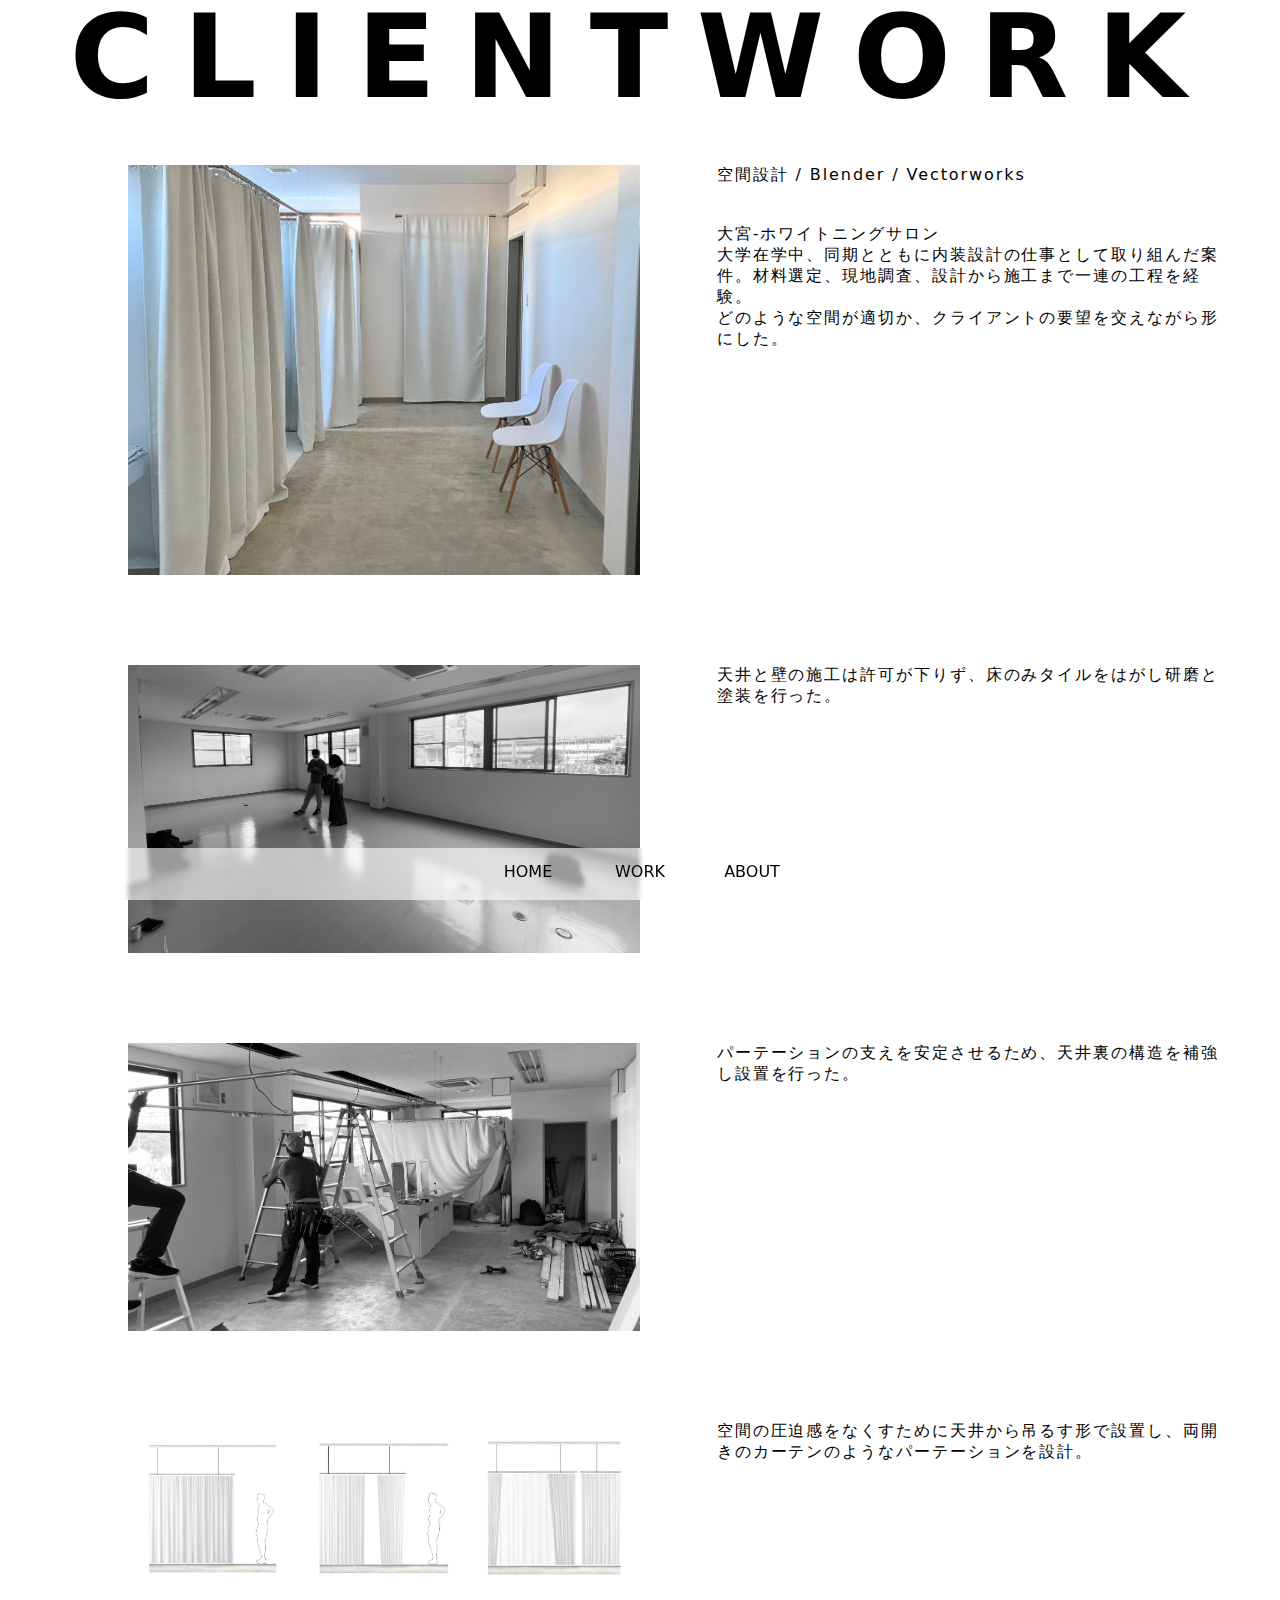
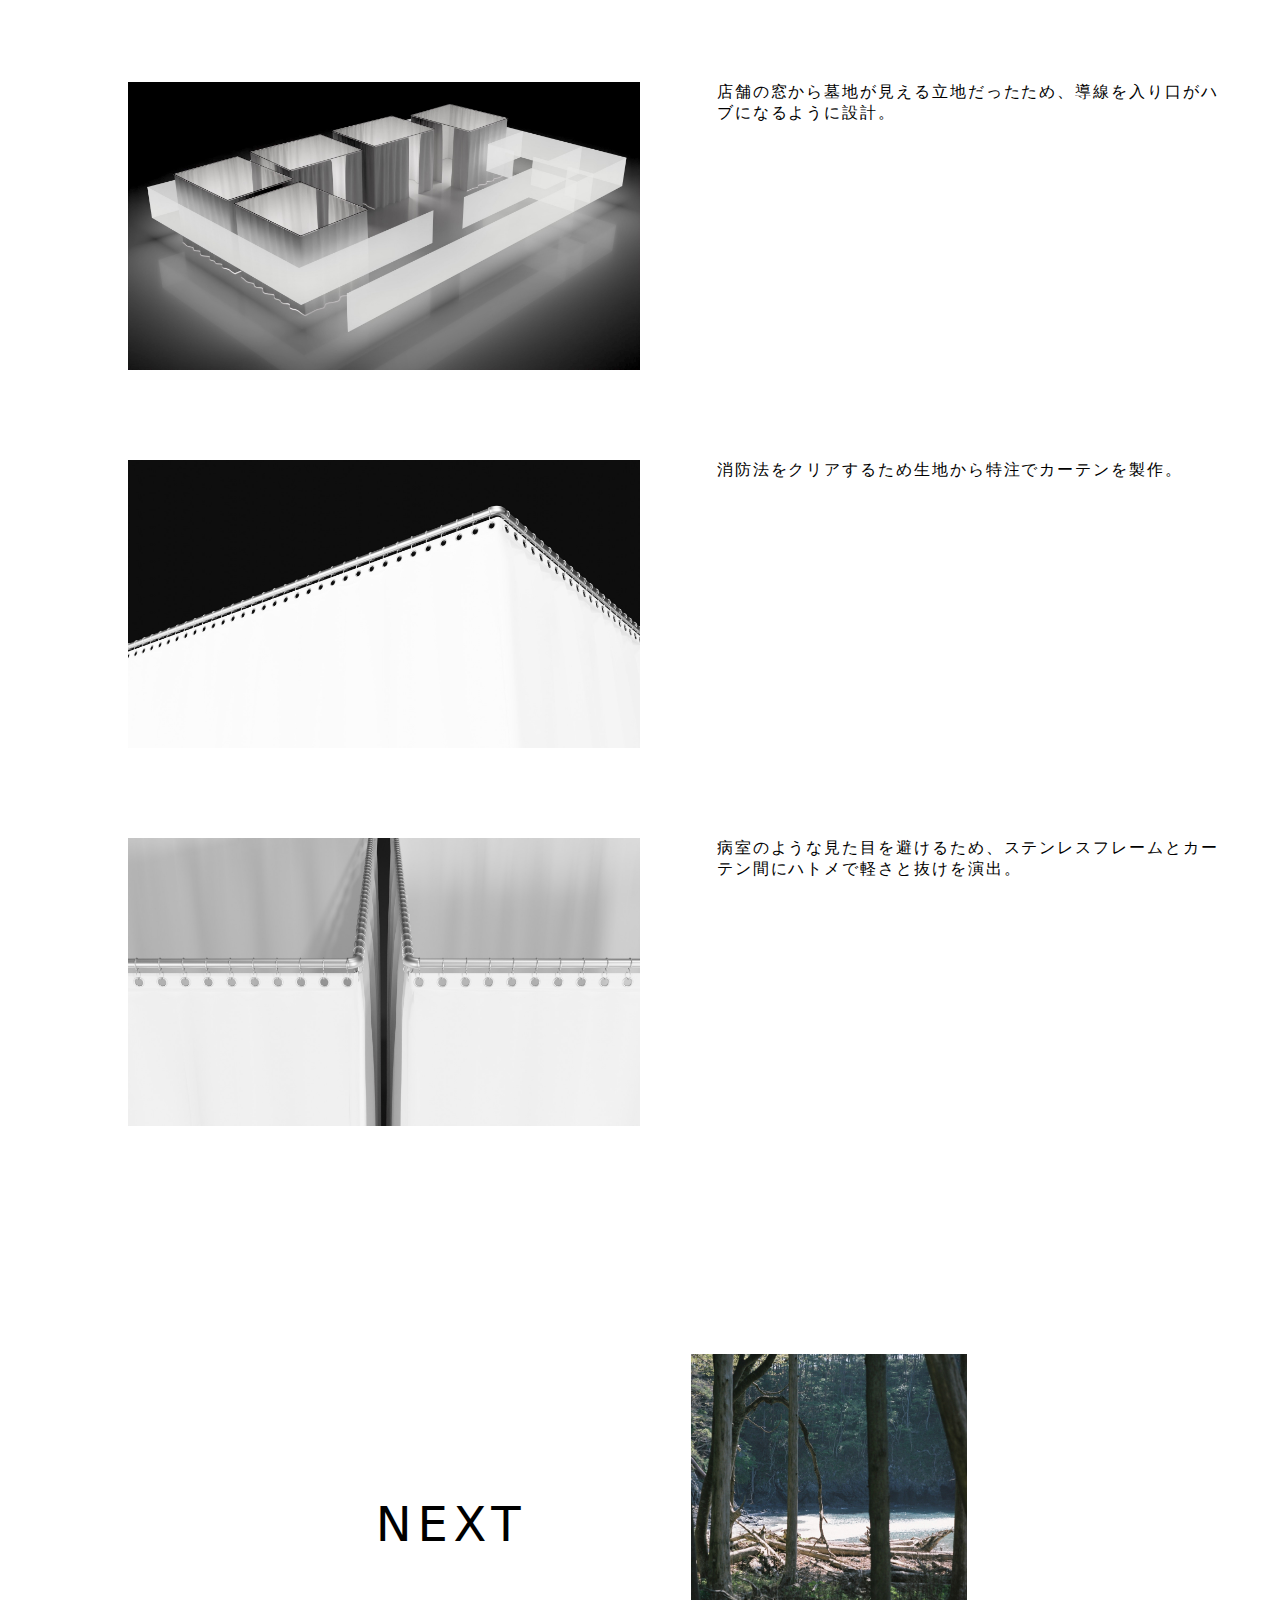
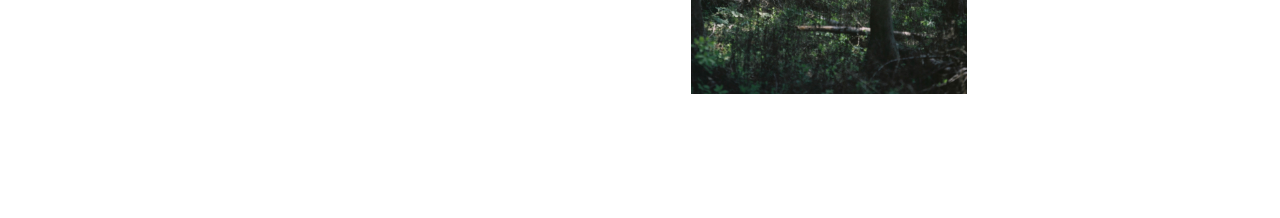
<file: work/clientwork_1.html>
<!doctype html>
<html lang="ja">
<head>
  <meta charset="utf-8" />
  <meta name="viewport" content="width=device-width,initial-scale=1" />
  <title>CLIENTWORK</title>
  <link rel="stylesheet" href="../assets/css/base.css">
  <link rel="stylesheet" href="../assets/css/components.css">
  <link rel="stylesheet" href="../assets/css/pages/card.css">
</head>

<body class="page-card">

  <!-- DESKTOP -->
  <header class="site-header card-header">
    <h1 class="site-title card-title">CLIENTWORK</h1>
  </header>

  <main class="card-main">

    <!-- MOBILE -->
    <section class="card-hero card-hero--left">
      <div class="card-hero__title-wrap">
        <span class="card-hero__title">CLIENTWORK</span>
      </div>

      <!-- MOBILE -->
      <div class="card-hero__media">
        <img
          src="../assets/images/clientwork_1/hero.jpg"
          alt="omiya"
          loading="lazy"
        />
      </div>
    </section>

    <section class="card-flow">

      <!-- DESKTOP -->
      <figure class="card-photo card-photo--hero">
        <div class="card-media card-media--hero">
          <img
            src="../assets/images/clientwork_1/hero.jpg"
            alt="omiya"
            loading="lazy"
          />
        </div>
      </figure>

      <div class="card-text">
        <p class="body-text">
          空間設計 / Blender / Vectorworks<br><br><br>
          大宮-ホワイトニングサロン<br>
          大学在学中、同期とともに内装設計の仕事として取り組んだ案件。材料選定、現地調査、設計から施工まで一連の工程を経験。<br>
          どのような空間が適切か、クライアントの要望を交えながら形にした。
        </p>
      </div>

      <figure class="card-photo">
        <div class="card-media">
          <img
            src="../assets/images/clientwork_1/room_1.jpg"
            alt="omiya"
            loading="lazy"
          />
        </div>
      </figure>

      <div class="card-text">
        <p class="body-text">
          天井と壁の施工は許可が下りず、床のみタイルをはがし研磨と塗装を行った。
        </p>
      </div>

      <figure class="card-photo">
        <div class="card-media">
          <img
            src="../assets/images/clientwork_1/room_2.jpg"
            alt="omiya"
            loading="lazy"
          />
        </div>
      </figure>

      <div class="card-text">
        <p class="body-text">
          パーテーションの支えを安定させるため、天井裏の構造を補強し設置を行った。
        </p>
      </div>

      <figure class="card-photo">
        <div class="card-media card-media--omiya">
          <img
            src="../assets/images/clientwork_1/ritsumen_2.jpg"
            alt="omiya"
            loading="lazy"
          />
          <img
            src="../assets/images/clientwork_1/ritsumen_3.jpg"
            alt="omiya"
            loading="lazy"
          />
          <img
            src="../assets/images/clientwork_1/ritsumen_1.jpg"
            alt="omiya"
            loading="lazy"
          />
        </div>
      </figure>

      <div class="card-text">
        <p class="body-text">
          空間の圧迫感をなくすために天井から吊るす形で設置し、両開きのカーテンのようなパーテーションを設計。
        </p>
      </div>

      <figure class="card-photo">
        <div class="card-media">
          <img
            src="../assets/images/clientwork_1/cg_1.jpg"
            alt="omiya"
            loading="lazy"
          />
        </div>
      </figure>

      <div class="card-text">
        <p class="body-text">
          店舗の窓から墓地が見える立地だったため、導線を入り口がハブになるように設計。
        </p>
      </div>

      <figure class="card-photo">
        <div class="card-media">
          <img
            src="../assets/images/clientwork_1/cg_2.jpg"
            alt="omiya"
            loading="lazy"
          />
        </div>
      </figure>

      <div class="card-text">
        <p class="body-text">
          消防法をクリアするため生地から特注でカーテンを製作。
        </p>
      </div>

      <figure class="card-photo">
        <div class="card-media">
          <img
            src="../assets/images/clientwork_1/cg_3.jpg"
            alt="omiya"
            loading="lazy"
          />
        </div>
      </figure>

      <div class="card-text">
        <p class="body-text">
          病室のような見た目を避けるため、ステンレスフレームとカーテン間にハトメで軽さと抜けを演出。
        </p>
      </div>

    </section>

    <!-- NEXT -->
    <section class="card-next">
      <a class="card-next__link" href="photography_1.html">
        <div class="card-next__label">NEXT</div>
        <div class="card-next__thumb">
          <img
            src="../assets/images/photography/hero.jpg"
            alt="tsunami-ishi"
            loading="lazy"
          />
        </div>
      </a>
    </section>

  </main>

  <!-- FOOTER -->
  <footer class="site-footer card-footer">
    <nav class="footer-nav">
      <a class="footer-link" href="../index.html">HOME</a>
      <a class="footer-link" href="../work.html">WORK</a>
      <a class="footer-link" href="../about.html">ABOUT</a>
    </nav>
  </footer>

</body>
</html>
</file>
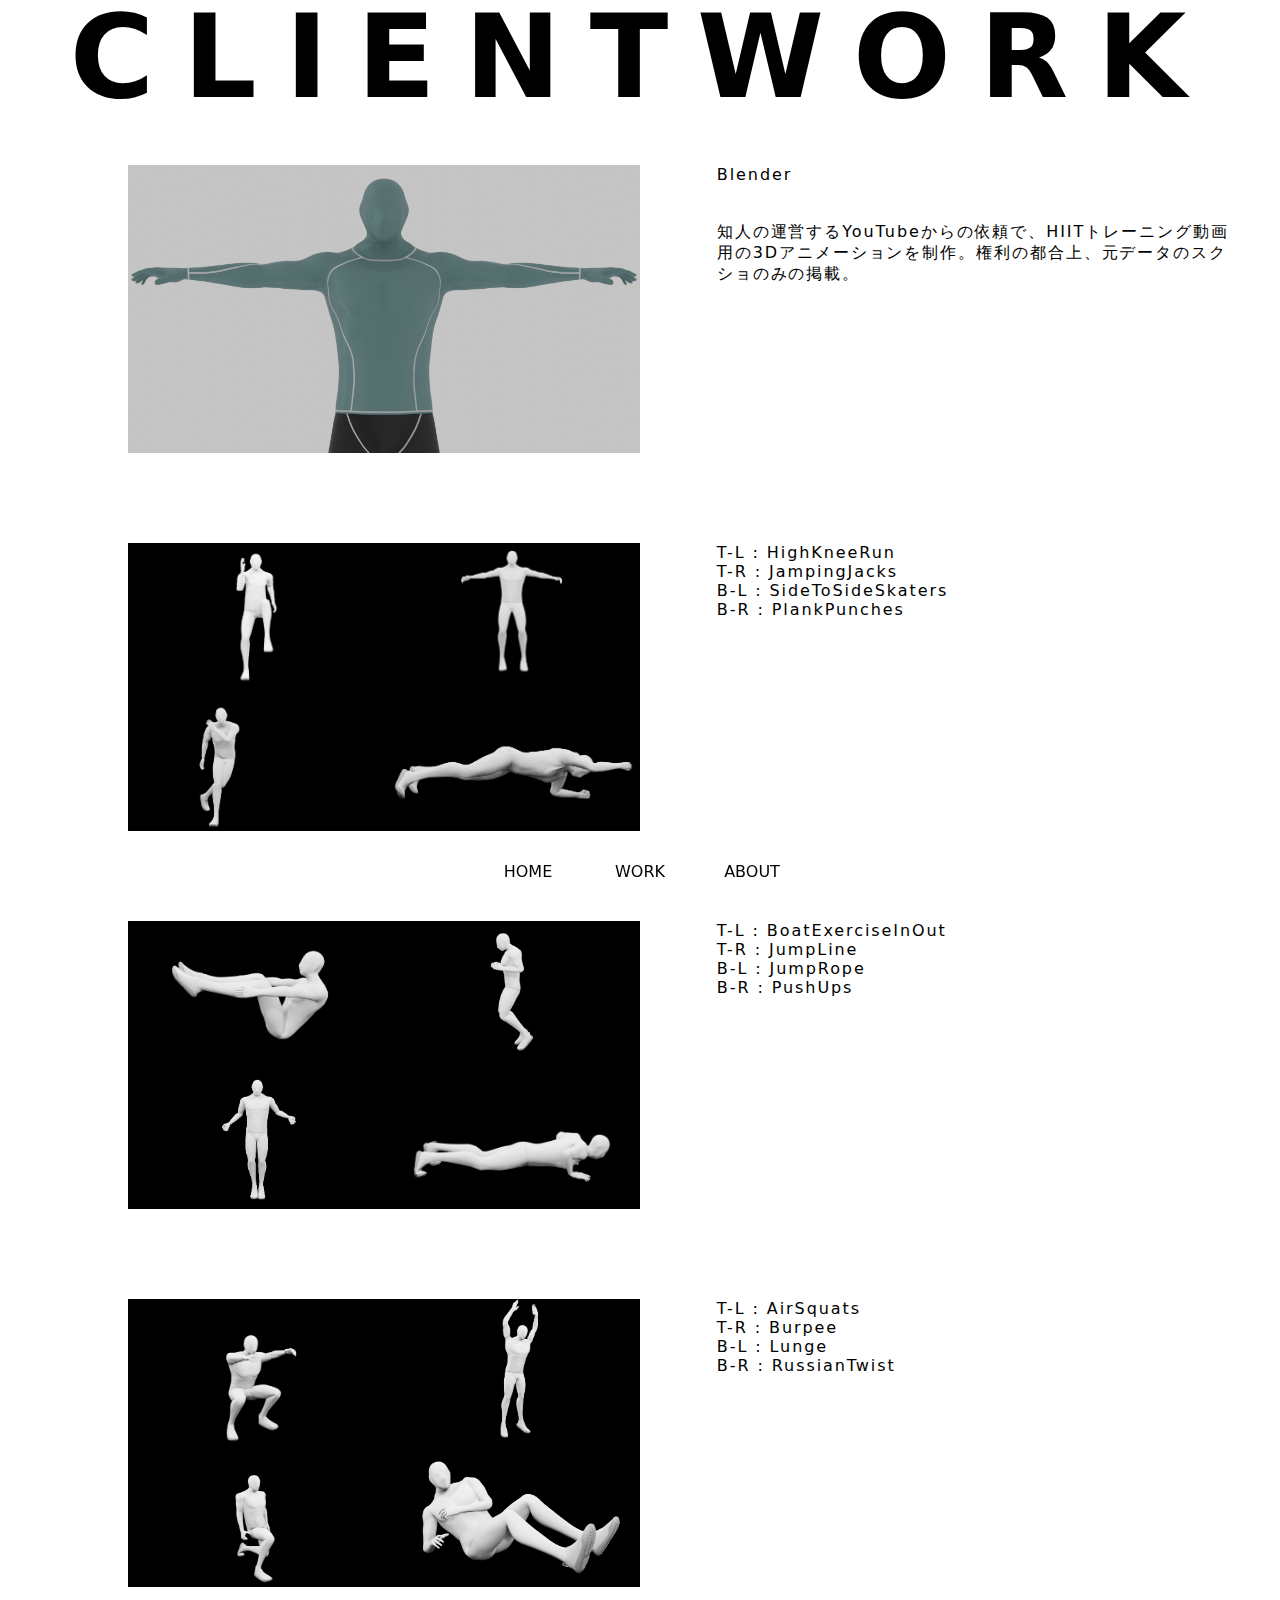
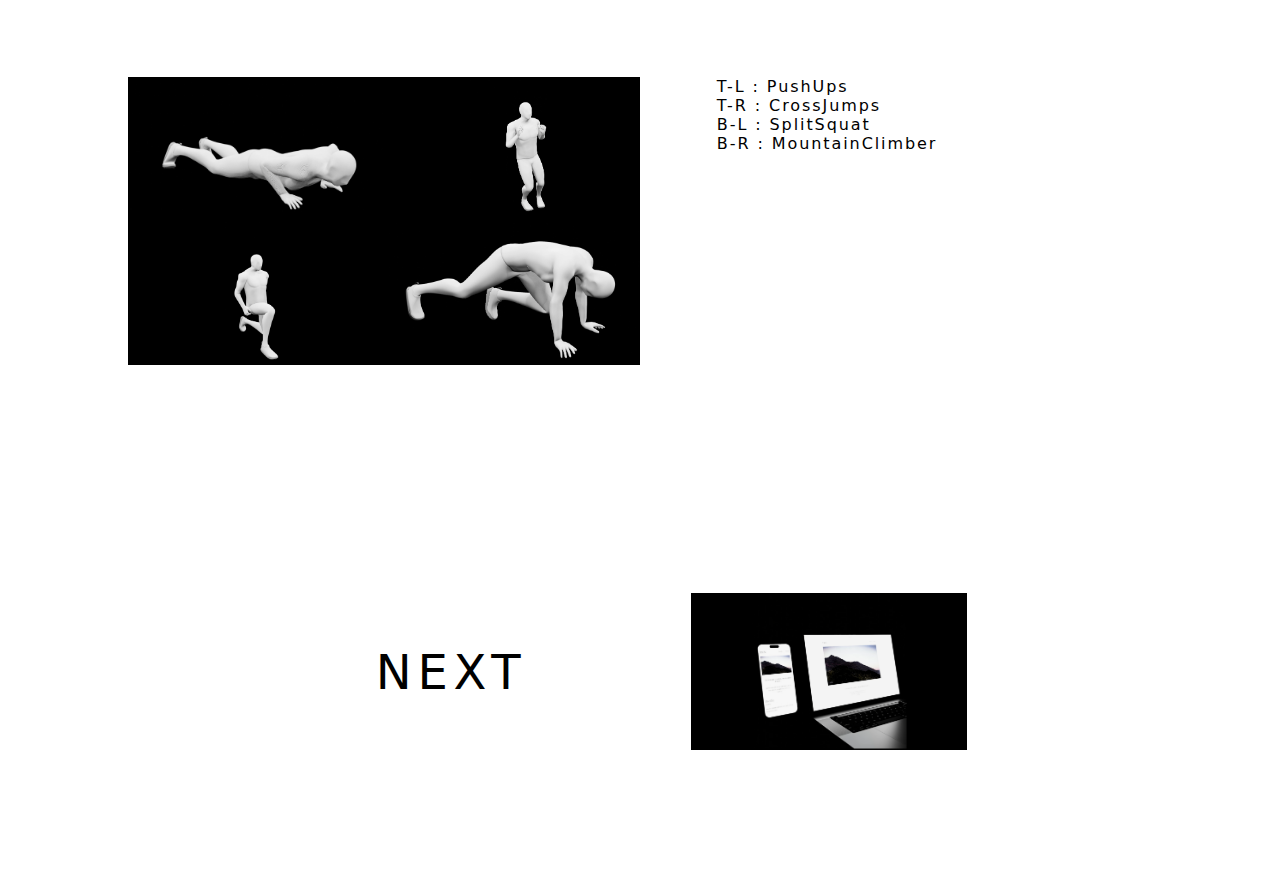
<file: work/clientwork_3.html>
<!doctype html>
<html lang="ja">
<head>
  <meta charset="utf-8" />
  <meta name="viewport" content="width=device-width,initial-scale=1" />
  <title>CLIENTWORK</title>
  <link rel="stylesheet" href="../assets/css/base.css">
  <link rel="stylesheet" href="../assets/css/components.css">
  <link rel="stylesheet" href="../assets/css/pages/card.css">
</head>

<body class="page-card">

  <!-- DESKTOP -->
  <header class="site-header card-header">
    <h1 class="site-title card-title">CLIENTWORK</h1>
  </header>

  <main class="card-main">

    <!-- MOBILE -->
    <section class="card-hero card-hero--left">
      <div class="card-hero__title-wrap">
        <span class="card-hero__title">CLIENTWORK</span>
      </div>

      <!-- MOBILE -->
      <div class="card-hero__media">
        <img
          src="../assets/images/clientwork_3/hero.png"
          alt="hiit"
          loading="lazy"
        />
      </div>
    </section>

    <section class="card-flow">

      <!-- DESKTOP -->
      <figure class="card-photo card-photo--hero">
        <div class="card-media card-media--hero">
          <img
            src="../assets/images/clientwork_3/hero.png"
            alt="hiit"
            loading="lazy"
          />
        </div>
      </figure>

      <div class="card-text">
        <p class="body-text">
          Blender<br><br><br>知人の運営するYouTubeからの依頼で、HIITトレーニング動画用の3Dアニメーションを制作。権利の都合上、元データのスクショのみの掲載。
        </p>
      </div>

      <figure class="card-photo">
        <div class="card-media card-media--grid">
          <img
            src="../assets/images/clientwork_3/seg1_highkneerun.png"
            alt="hiit"
            loading="lazy"
          />
          <img
            src="../assets/images/clientwork_3/seg1_jampingjacks.png"
            alt="hiit"
            loading="lazy"
          />
          <img
            src="../assets/images/clientwork_3/seg1_sidetosideskaters.png"
            alt="hiit"
            loading="lazy"
          />
          <img
            src="../assets/images/clientwork_3/seg1_plankpunches.png"
            alt="hiit"
            loading="lazy"
          />
        </div>
      </figure>

      <div class="card-text">
        <p class="body-text">
          T-L : HighKneeRun<br>T-R : JampingJacks<br>B-L : SideToSideSkaters<br>B-R : PlankPunches
        </p>
      </div>

      <figure class="card-photo">
        <div class="card-media card-media--grid">
          <img
            src="../assets/images/clientwork_3/seg2_boatexerciseinout.png"
            alt="hiit"
            loading="lazy"
          />
          <img
            src="../assets/images/clientwork_3/seg2_jumpline.png"
            alt="hiit"
            loading="lazy"
          />
          <img
            src="../assets/images/clientwork_3/seg2_jumprope.png"
            alt="hiit"
            loading="lazy"
          />
          <img
            src="../assets/images/clientwork_3/seg2_pushups.png"
            alt="hiit"
            loading="lazy"
          />
        </div>
      </figure>

      <div class="card-text">
        <p class="body-text">
          T-L : BoatExerciseInOut<br>T-R : JumpLine<br>B-L : JumpRope<br>B-R : PushUps
        </p>
      </div>

      <figure class="card-photo">
        <div class="card-media card-media--grid">
          <img
            src="../assets/images/clientwork_3/seg3_airsquats.png"
            alt="hiit"
            loading="lazy"
          />
          <img
            src="../assets/images/clientwork_3/seg3_burpee.png"
            alt="hiit"
            loading="lazy"
          />
          <img
            src="../assets/images/clientwork_3/seg3_lunge.png"
            alt="hiit"
            loading="lazy"
          />
          <img
            src="../assets/images/clientwork_3/seg3_russiantwist.png"
            alt="hiit"
            loading="lazy"
          />
        </div>
      </figure>

      <div class="card-text">
        <p class="body-text">
          T-L : AirSquats<br>T-R : Burpee<br>B-L : Lunge<br>B-R : RussianTwist
        </p>
      </div>

      <figure class="card-photo">
        <div class="card-media card-media--grid">
          <img
            src="../assets/images/clientwork_3/seg4_pushups.png"
            alt="hiit"
            loading="lazy"
          />
          <img
            src="../assets/images/clientwork_3/seg4_crossjumps.png"
            alt="hiit"
            loading="lazy"
          />
          <img
            src="../assets/images/clientwork_3/seg4_splitsquat.png"
            alt="hiit"
            loading="lazy"
          />
          <img
            src="../assets/images/clientwork_3/seg4_mtclimber.png"
            alt="hiit"
            loading="lazy"
          />
        </div>
      </figure>

      <div class="card-text">
        <p class="body-text">
          T-L : PushUps<br>T-R : CrossJumps<br>B-L : SplitSquat<br>B-R : MountainClimber
        </p>
      </div>

    </section>

    <!-- NEXT -->
    <section class="card-next">
      <a class="card-next__link" href="software_1.html">
        <div class="card-next__label">NEXT</div>
        <div class="card-next__thumb">
          <img
            src="../assets/images/software_1/hero.png"
            alt="web"
            loading="lazy"
          />
        </div>
      </a>
    </section>

  </main>

  <!-- FOOTER -->
  <footer class="site-footer card-footer">
    <nav class="footer-nav">
      <a class="footer-link" href="../index.html">HOME</a>
      <a class="footer-link" href="../work.html">WORK</a>
      <a class="footer-link" href="../about.html">ABOUT</a>
    </nav>
  </footer>

</body>
</html>
</file>
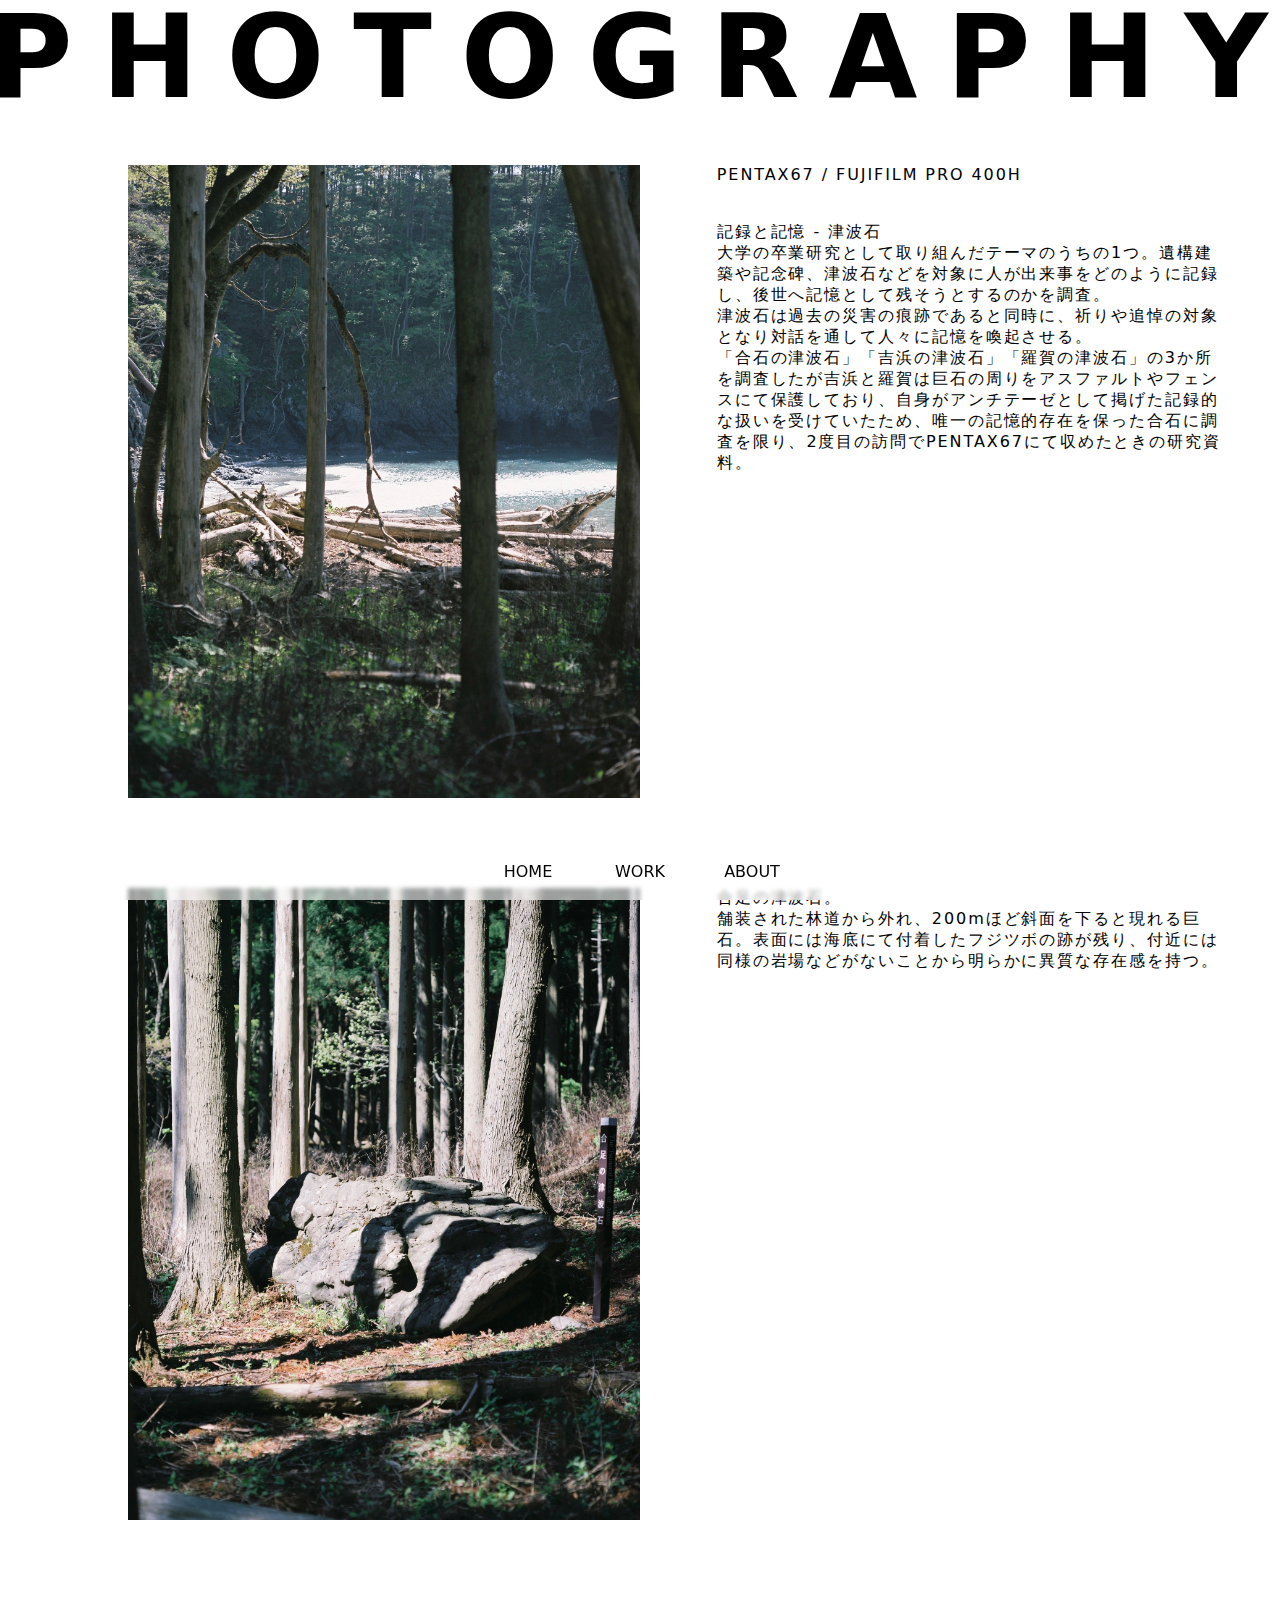
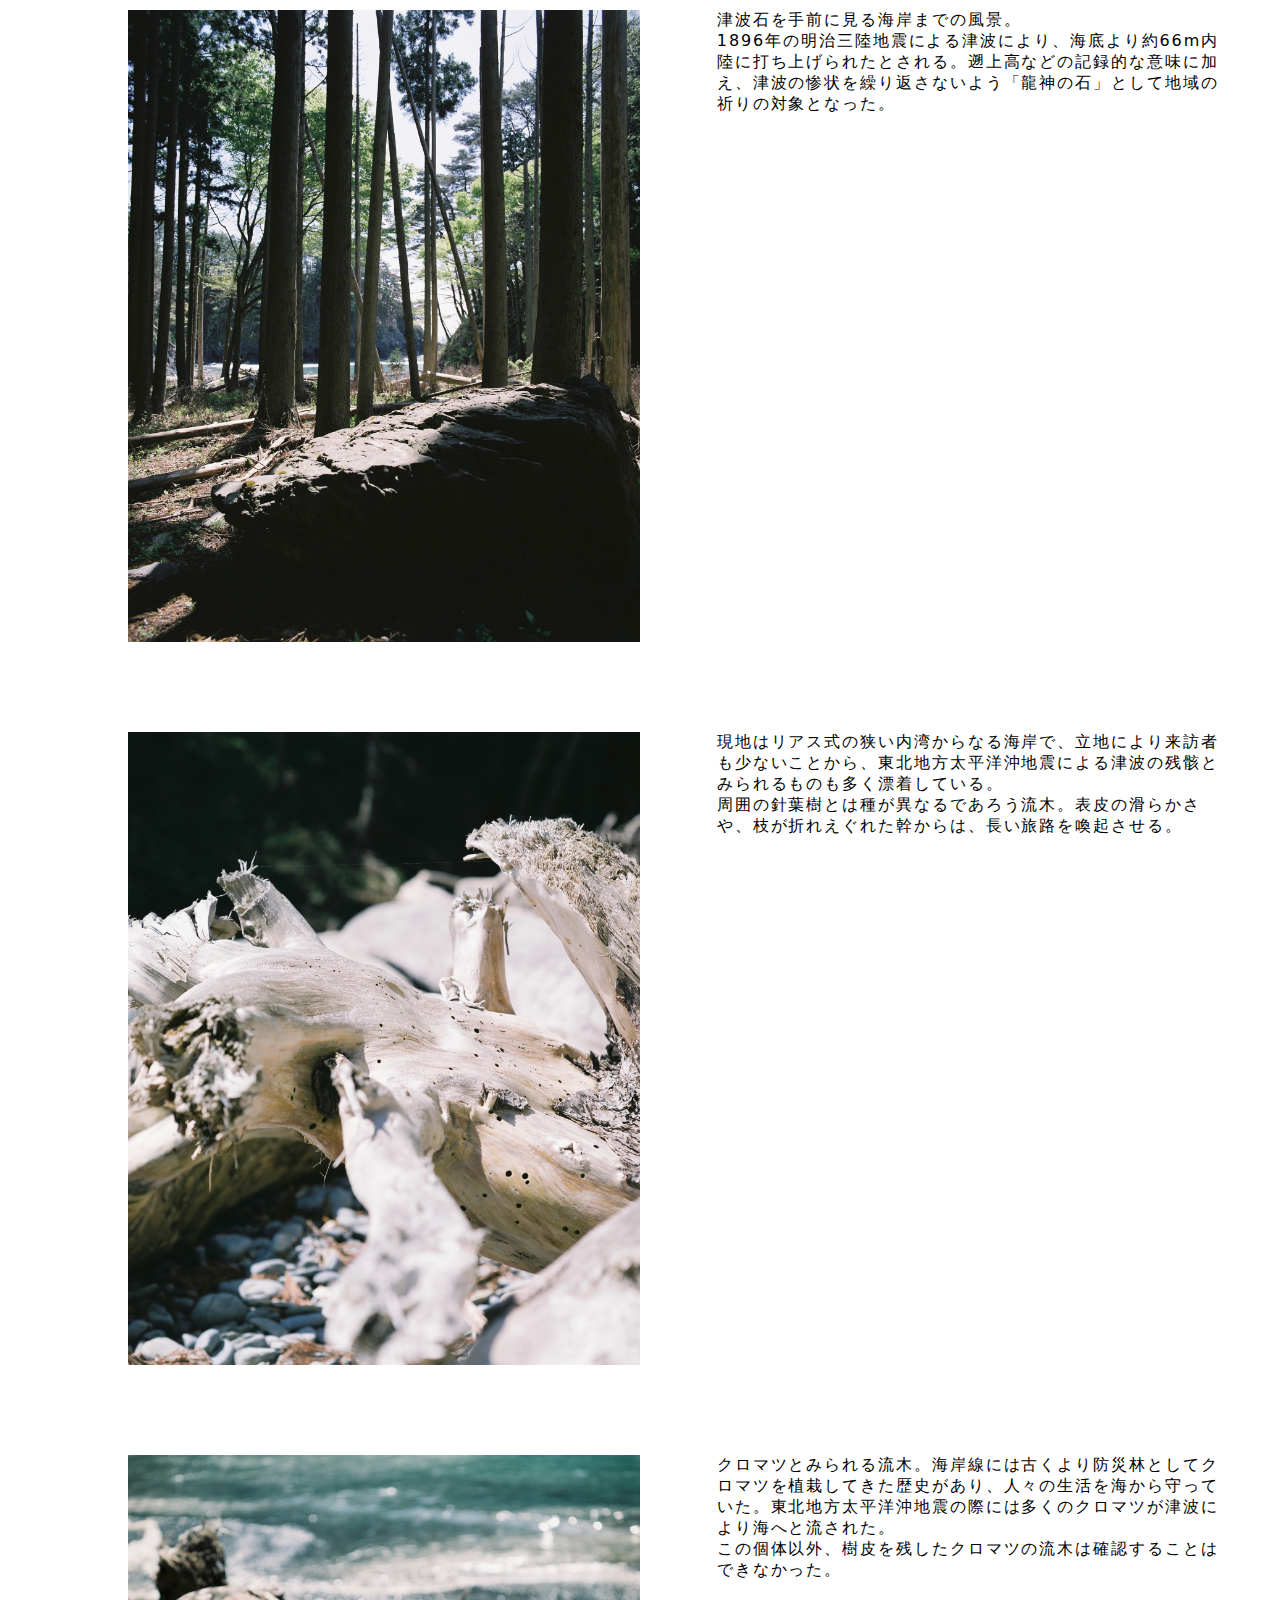
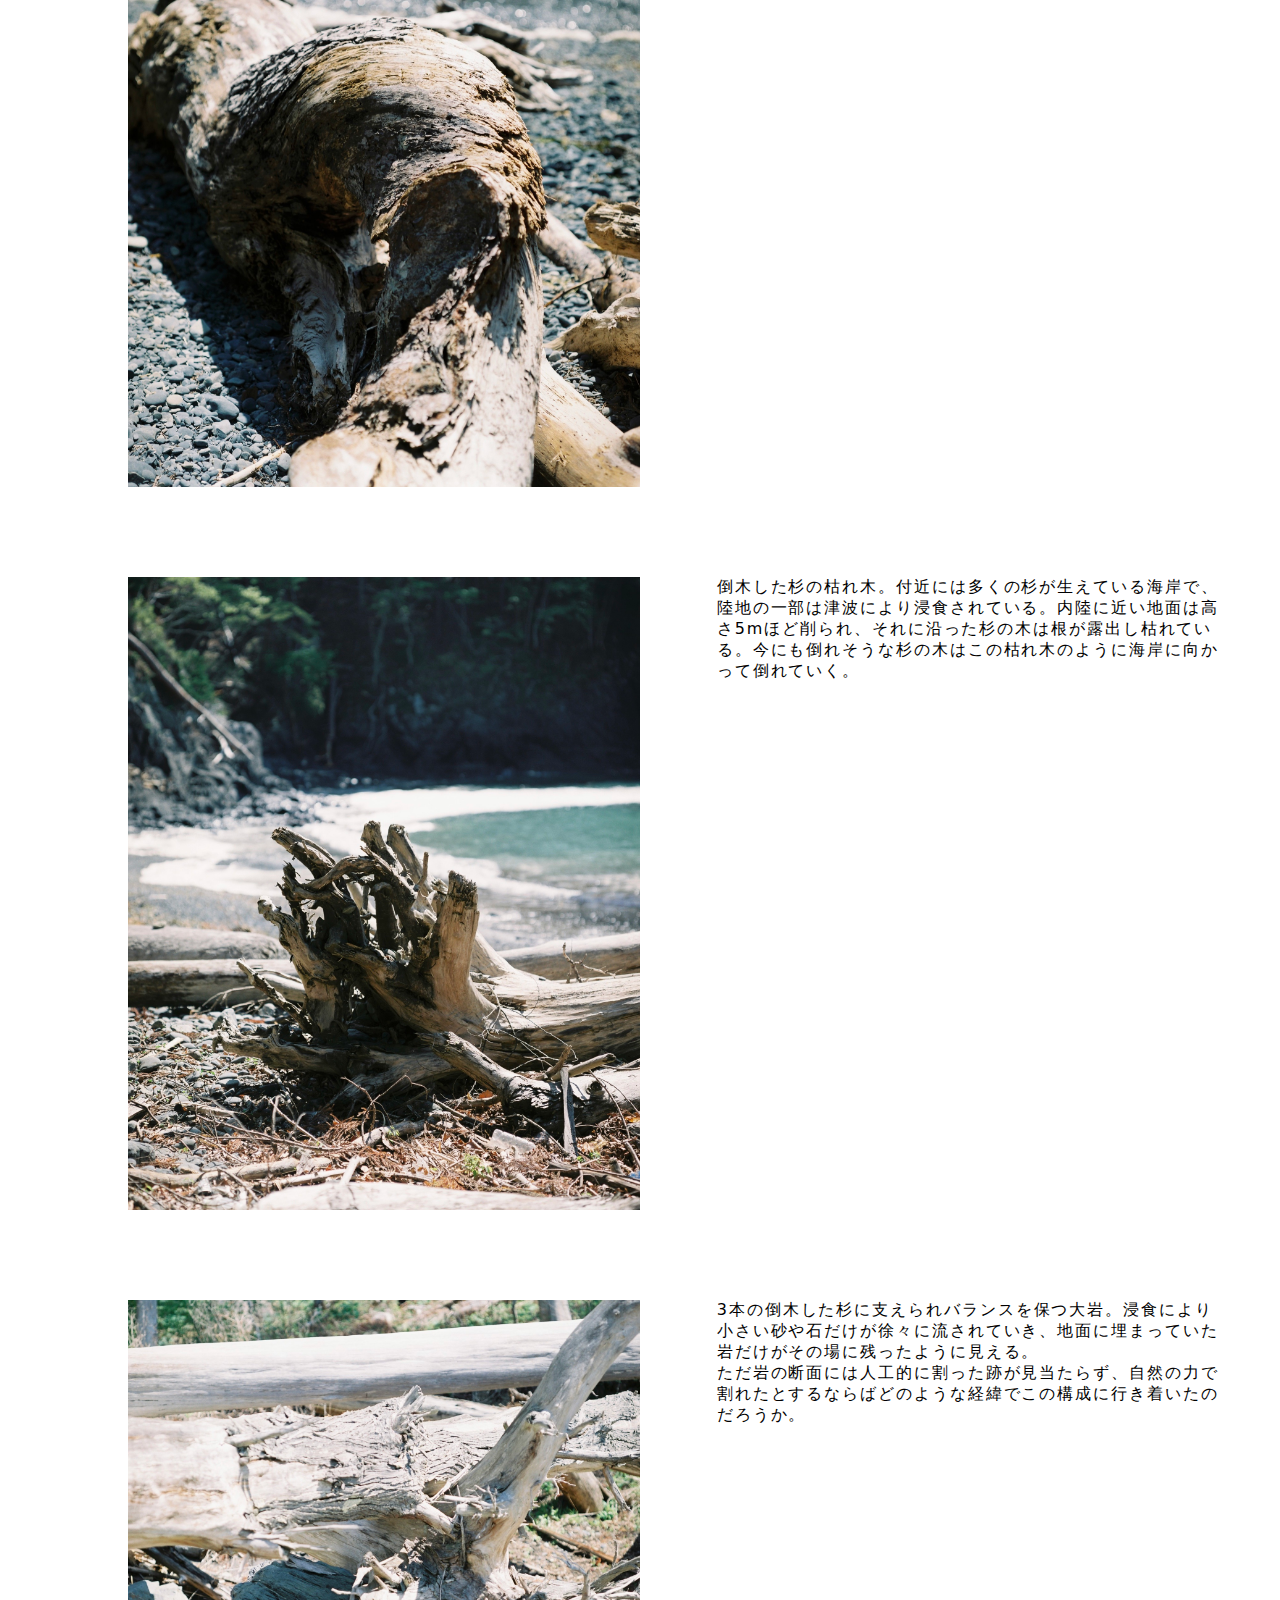
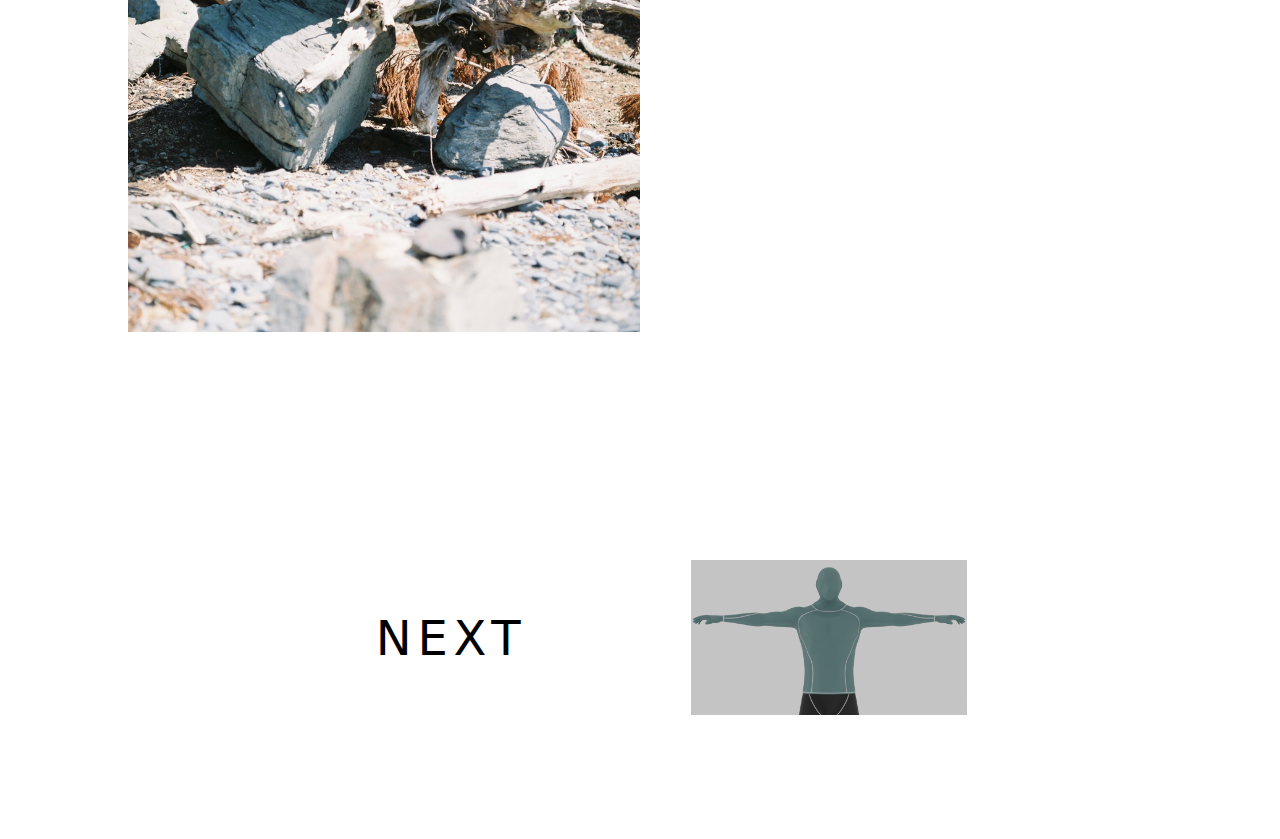
<file: work/photography_1.html>
<!doctype html>
<html lang="ja">
<head>
  <meta charset="utf-8" />
  <meta name="viewport" content="width=device-width,initial-scale=1" />
  <title>SOFTWARE</title>
  <link rel="stylesheet" href="../assets/css/base.css">
  <link rel="stylesheet" href="../assets/css/components.css">
  <link rel="stylesheet" href="../assets/css/pages/card.css">
</head>

<body class="page-card">

  <!-- DESKTOP -->
  <header class="site-header card-header">
    <h1 class="site-title card-title">PHOTOGRAPHY</h1>
  </header>

  <main class="card-main">

    <!-- MOBILE -->
    <section class="card-hero card-hero--right">
      <div class="card-hero__title-wrap">
        <span class="card-hero__title">PHOTOGRAPHY</span>
      </div>

      <!-- MOBILE -->
      <div class="card-hero__media">
        <img
          src="../assets/images/photography/hero.jpg"
          alt="tsunami-ishi"
          loading="lazy"
        />
      </div>
    </section>

    <section class="card-flow">

      <!-- DESKTOP -->
      <figure class="card-photo card-photo--hero">
        <div class="card-media card-media--hero">
          <img
            src="../assets/images/photography/hero.jpg"
            alt="tsunami-ishi"
            loading="lazy"
          />
        </div>
      </figure>

      <div class="card-text">
        <p class="body-text">
          PENTAX67 / FUJIFILM PRO 400H<br><br><br>
          記録と記憶 - 津波石<br>
          大学の卒業研究として取り組んだテーマのうちの1つ。遺構建築や記念碑、津波石などを対象に人が出来事をどのように記録し、後世へ記憶として残そうとするのかを調査。<br>
          津波石は過去の災害の痕跡であると同時に、祈りや追悼の対象となり対話を通して人々に記憶を喚起させる。<br>
          「合石の津波石」「吉浜の津波石」「羅賀の津波石」の3か所を調査したが吉浜と羅賀は巨石の周りをアスファルトやフェンスにて保護しており、自身がアンチテーゼとして掲げた記録的な扱いを受けていたため、唯一の記憶的存在を保った合石に調査を限り、2度目の訪問でPENTAX67にて収めたときの研究資料。
      </div>

      <figure class="card-photo">
        <div class="card-media">
          <img
            src="../assets/images/photography/2.jpg"
            alt="tsunami-ishi"
            loading="lazy"
          />
        </div>
      </figure>

      <div class="card-text">
        <p class="body-text">
          合足の津波石。<br>
          舗装された林道から外れ、200mほど斜面を下ると現れる巨石。表面には海底にて付着したフジツボの跡が残り、付近には同様の岩場などがないことから明らかに異質な存在感を持つ。
        </p>
      </div>

      <figure class="card-photo">
        <div class="card-media">
          <img
            src="../assets/images/photography/1.jpg"
            alt="tsunami-ishi"
            loading="lazy"
          />
        </div>
      </figure>

      <div class="card-text">
        <p class="body-text">
          津波石を手前に見る海岸までの風景。<br>
          1896年の明治三陸地震による津波により、海底より約66m内陸に打ち上げられたとされる。遡上高などの記録的な意味に加え、津波の惨状を繰り返さないよう「龍神の石」として地域の祈りの対象となった。
        </p>
      </div>

      <figure class="card-photo">
        <div class="card-media">
          <img
            src="../assets/images/photography/3.jpg"
            alt="tsunami-ishi"
            loading="lazy"
          />
        </div>
      </figure>

      <div class="card-text">
        <p class="body-text">
          現地はリアス式の狭い内湾からなる海岸で、立地により来訪者も少ないことから、東北地方太平洋沖地震による津波の残骸とみられるものも多く漂着している。<br>
          周囲の針葉樹とは種が異なるであろう流木。表皮の滑らかさや、枝が折れえぐれた幹からは、長い旅路を喚起させる。
        </p>
      </div>

      <figure class="card-photo">
        <div class="card-media">
          <img
            src="../assets/images/photography/6.jpg"
            alt="tsunami-ishi"
            loading="lazy"
          />
        </div>
      </figure>

      <div class="card-text">
        <p class="body-text">
          クロマツとみられる流木。海岸線には古くより防災林としてクロマツを植栽してきた歴史があり、人々の生活を海から守っていた。東北地方太平洋沖地震の際には多くのクロマツが津波により海へと流された。<br>
          この個体以外、樹皮を残したクロマツの流木は確認することはできなかった。
        </p>
      </div>

      <figure class="card-photo">
        <div class="card-media">
          <img
            src="../assets/images/photography/5.jpg"
            alt="tsunami-ishi"
            loading="lazy"
          />
        </div>
      </figure>

      <div class="card-text">
        <p class="body-text">
          倒木した杉の枯れ木。付近には多くの杉が生えている海岸で、陸地の一部は津波により浸食されている。内陸に近い地面は高さ5mほど削られ、それに沿った杉の木は根が露出し枯れている。今にも倒れそうな杉の木はこの枯れ木のように海岸に向かって倒れていく。
        </p>
      </div>

      <figure class="card-photo">
        <div class="card-media">
          <img
            src="../assets/images/photography/4.jpg"
            alt="tsunami-ishi"
            loading="lazy"
          />
        </div>
      </figure>

      <div class="card-text">
        <p class="body-text">
        3本の倒木した杉に支えられバランスを保つ大岩。浸食により小さい砂や石だけが徐々に流されていき、地面に埋まっていた岩だけがその場に残ったように見える。<br>
        ただ岩の断面には人工的に割った跡が見当たらず、自然の力で割れたとするならばどのような経緯でこの構成に行き着いたのだろうか。
        </p>
      </div>

    </section>

    <!-- NEXT -->
    <section class="card-next">
      <a class="card-next__link" href="clientwork_3.html">
        <div class="card-next__label">NEXT</div>
        <div class="card-next__thumb">
          <img
            src="../assets/images/clientwork_3/hero.png"
            alt="hiit"
            loading="lazy"
          />
        </div>
      </a>
    </section>

  </main>

  <!-- FOOTER -->
  <footer class="site-footer card-footer">
    <nav class="footer-nav">
      <a class="footer-link" href="../index.html">HOME</a>
      <a class="footer-link" href="../work.html">WORK</a>
      <a class="footer-link" href="../about.html">ABOUT</a>
    </nav>
  </footer>

</body>
</html>
</file>
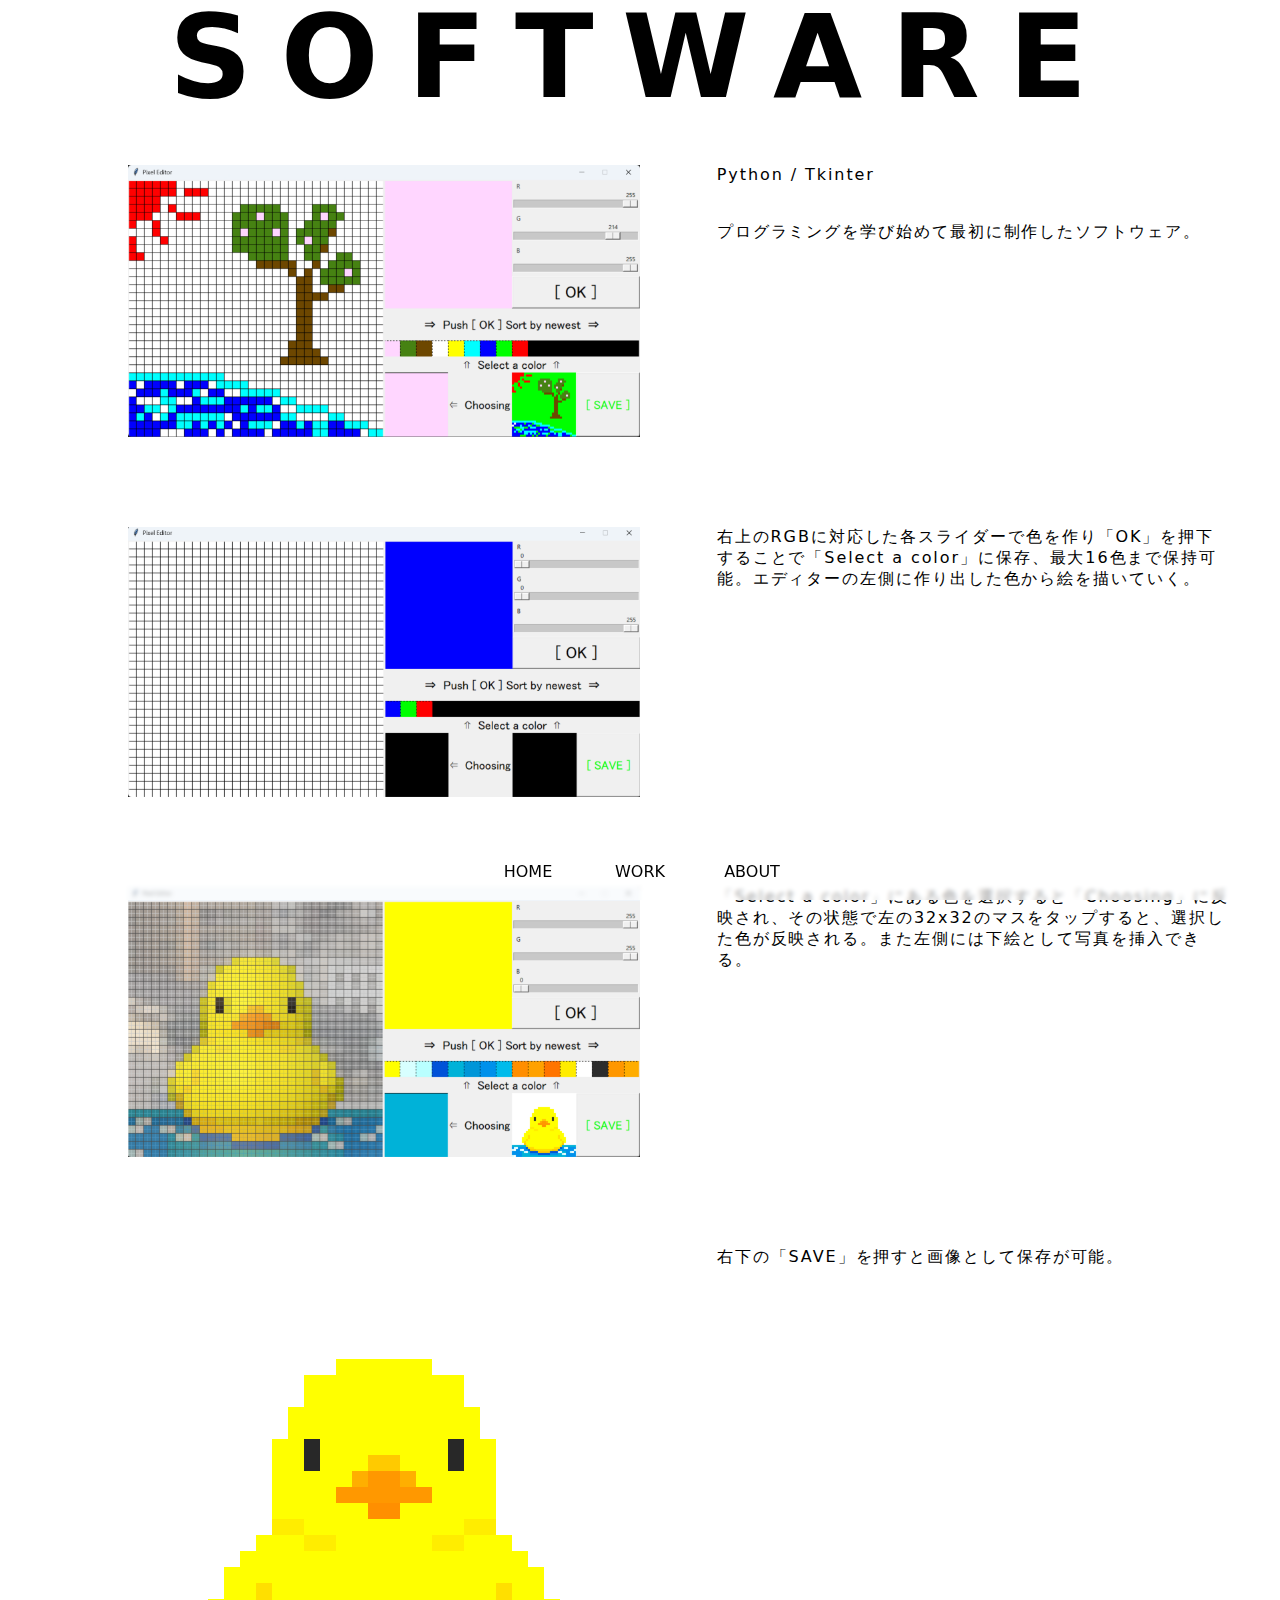
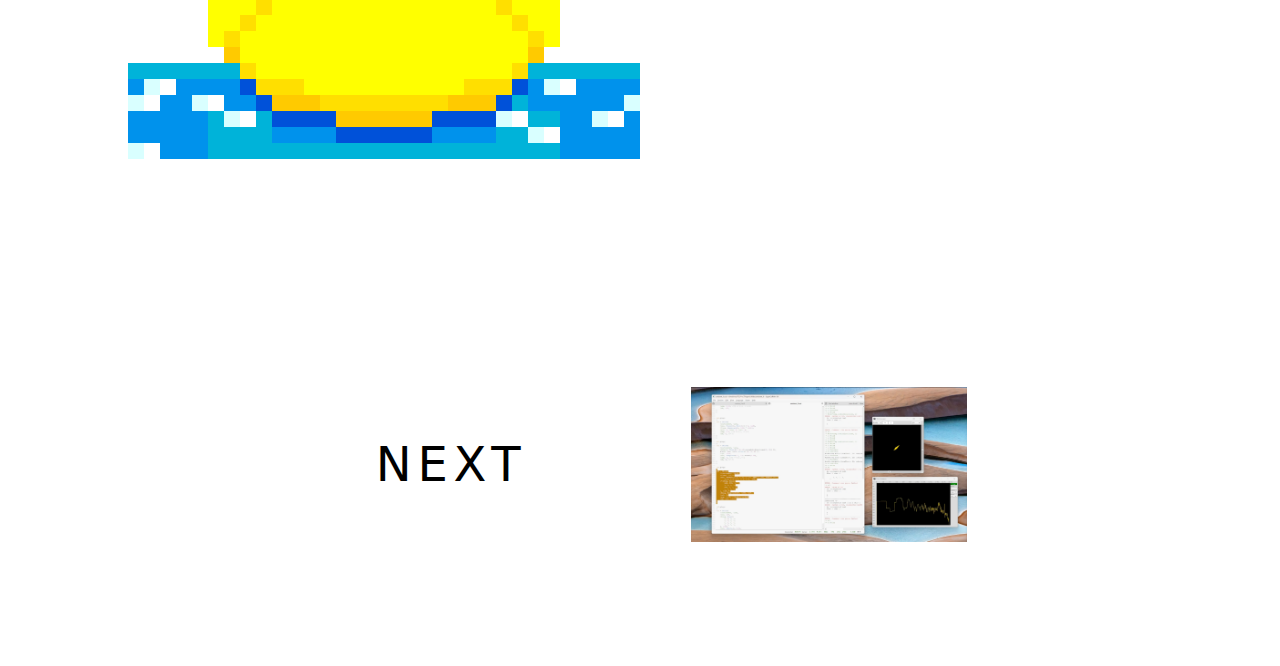
<file: work/software_2.html>
<!doctype html>
<html lang="ja">
<head>
  <meta charset="utf-8" />
  <meta name="viewport" content="width=device-width,initial-scale=1" />
  <title>SOFTWARE</title>
  <link rel="stylesheet" href="../assets/css/base.css">
  <link rel="stylesheet" href="../assets/css/components.css">
  <link rel="stylesheet" href="../assets/css/pages/card.css">
</head>

<body class="page-card">

  <!-- DESKTOP -->
  <header class="site-header card-header">
    <h1 class="site-title card-title">SOFTWARE</h1>
  </header>

  <main class="card-main">

    <!-- MOBILE -->
    <section class="card-hero card-hero--left">
      <div class="card-hero__title-wrap">
        <span class="card-hero__title">SOFTWARE</span>
      </div>

      <!-- MOBILE -->
      <div class="card-hero__media">
        <img
          src="../assets/images/software_2/hero.png"
          alt="pixel editor"
          loading="lazy"
        />
      </div>
    </section>

    <section class="card-flow">

      <!-- DESKTOP -->
      <figure class="card-photo card-photo--hero">
        <div class="card-media card-media--hero">
          <img
            src="../assets/images/software_2/hero.png"
            alt="pixel editor"
            loading="lazy"
          />
        </div>
      </figure>

      <div class="card-text">
        <p class="body-text">
          Python / Tkinter<br><br><br>プログラミングを学び始めて最初に制作したソフトウェア。
        </p>
      </div>

      <figure class="card-photo">
        <div class="card-media">
          <img
            src="../assets/images/software_2/blue.png"
            alt="pixel editor"
            loading="lazy"
          />
        </div>
      </figure>

      <div class="card-text">
        <p class="body-text">
          右上のRGBに対応した各スライダーで色を作り「OK」を押下することで「Select a color」に保存、最大16色まで保持可能。エディターの左側に作り出した色から絵を描いていく。
        </p>
      </div>

      <figure class="card-photo">
        <div class="card-media">
          <img
            src="../assets/images/software_2/duck_editor.png"
            alt="pixel editor"
            loading="lazy"
          />
        </div>
      </figure>

      <div class="card-text">
        <p class="body-text">
          「Select a color」にある色を選択すると「Choosing」に反映され、その状態で左の32x32のマスをタップすると、選択した色が反映される。また左側には下絵として写真を挿入できる。
        </p>
      </div>

      <figure class="card-photo">
        <div class="card-media">
          <img
            src="../assets/images/software_2/rubber_duck.png"
            alt="pixel editor"
            loading="lazy"
          />
        </div>
      </figure>

      <div class="card-text">
        <p class="body-text">
          右下の「SAVE」を押すと画像として保存が可能。
        </p>
      </div>

    </section>

    <!-- NEXT -->
    <section class="card-next">
      <a class="card-next__link" href="sound_1.html">
        <div class="card-next__label">NEXT</div>
        <div class="card-next__thumb">
          <img
            src="../assets/images/sound_1/hero.png"
            alt="ame"
            loading="lazy"
          />
        </div>
      </a>
    </section>

  </main>

  <!-- FOOTER -->
  <footer class="site-footer card-footer">
    <nav class="footer-nav">
      <a class="footer-link" href="../index.html">HOME</a>
      <a class="footer-link" href="../work.html">WORK</a>
      <a class="footer-link" href="../about.html">ABOUT</a>
    </nav>
  </footer>

</body>
</html>
</file>
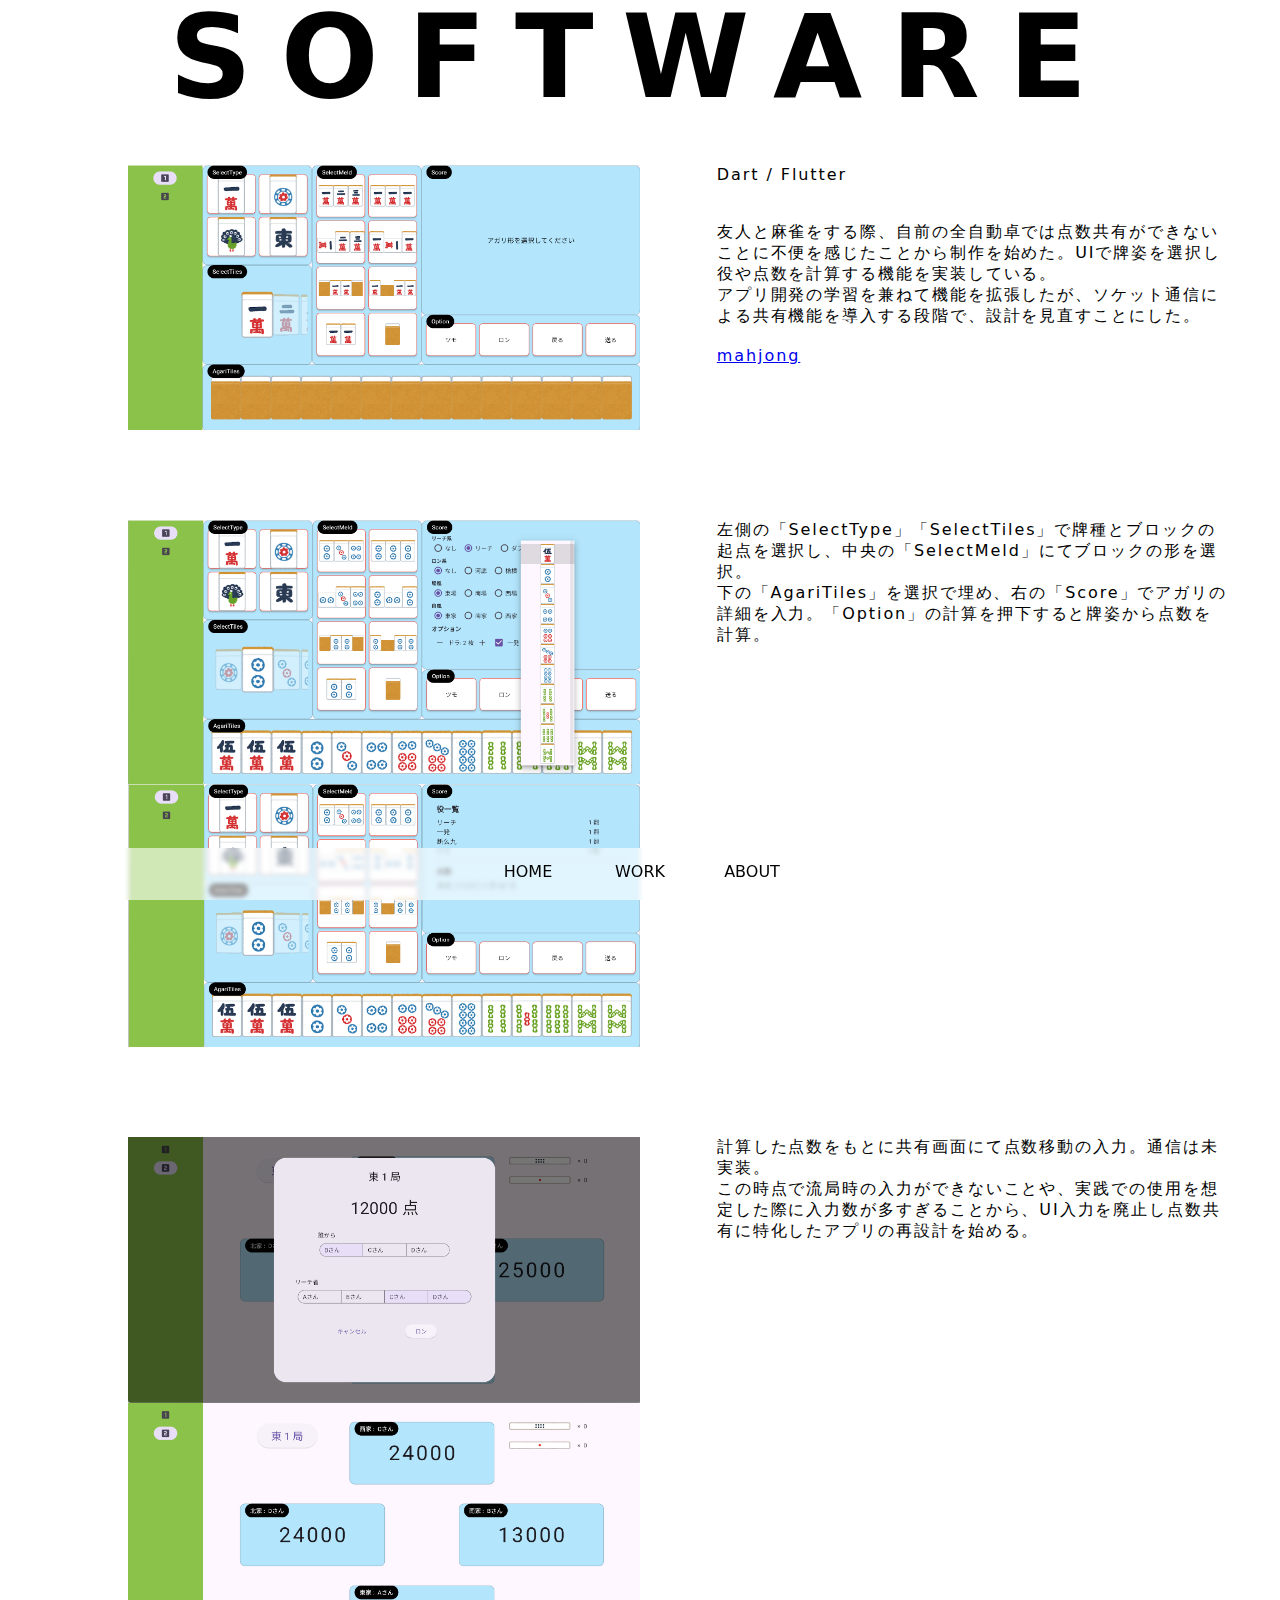
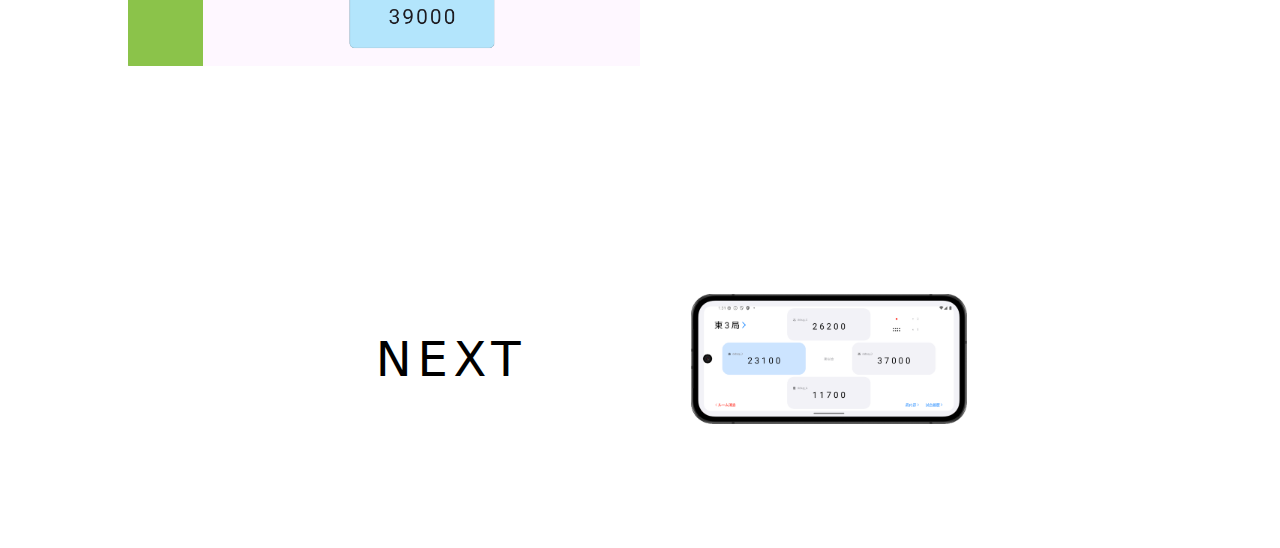
<file: work/software_3.html>
<!doctype html>
<html lang="ja">
<head>
  <meta charset="utf-8" />
  <meta name="viewport" content="width=device-width,initial-scale=1" />
  <title>SOFTWARE</title>
  <link rel="stylesheet" href="../assets/css/base.css">
  <link rel="stylesheet" href="../assets/css/components.css">
  <link rel="stylesheet" href="../assets/css/pages/card.css">
</head>

<body class="page-card">

  <!-- DESKTOP -->
  <header class="site-header card-header">
    <h1 class="site-title card-title">SOFTWARE</h1>
  </header>

  <main class="card-main">

    <!-- MOBILE -->
    <section class="card-hero card-hero--right">
      <div class="card-hero__title-wrap">
        <span class="card-hero__title">SOFTWARE</span>
      </div>

      <!-- MOBILE -->
      <div class="card-hero__media">
        <img
          src="../assets/images/software_3/hero.png"
          alt="mahjong"
          loading="lazy"
        />
      </div>
    </section>

    <section class="card-flow">

      <!-- DESKTOP -->
      <figure class="card-photo card-photo--hero">
        <div class="card-media card-media--hero">
          <img
            src="../assets/images/software_3/hero.png"
            alt="mahjong"
            loading="lazy"
          />
        </div>
      </figure>

      <div class="card-text">
        <p class="body-text">
          Dart / Flutter<br><br><br>
          友人と麻雀をする際、自前の全自動卓では点数共有ができないことに不便を感じたことから制作を始めた。UIで牌姿を選択し役や点数を計算する機能を実装している。<br>
          アプリ開発の学習を兼ねて機能を拡張したが、ソケット通信による共有機能を導入する段階で、設計を見直すことにした。<br><br>
          <a
            class="body-text"
            href="https://kanata-kikuchi.github.io/mahjong"
            target="_blank"
            rel="noopener noreferrer"
          >
            mahjong
          </a>
        </p>
      </div>

      <figure class="card-photo">
        <div class="card-media">
          <img
            src="../assets/images/software_3/agari.png"
            alt="mahjong"
            loading="lazy"
          />
          <div class="card-media">
          <img
            src="../assets/images/software_3/score.png"
            alt="mahjong"
            loading="lazy"
          />
        </div>
        </div>
      </figure>

      <div class="card-text">
        <p class="body-text">
          左側の「SelectType」「SelectTiles」で牌種とブロックの起点を選択し、中央の「SelectMeld」にてブロックの形を選択。<br>下の「AgariTiles」を選択で埋め、右の「Score」でアガリの詳細を入力。「Option」の計算を押下すると牌姿から点数を計算。
        </p>
      </div>

      <figure class="card-photo">
        <div class="card-media">
          <img
            src="../assets/images/software_3/popup_score.png"
            alt="mahjong"
            loading="lazy"
          />
          <img
            src="../assets/images/software_3/share.png"
            alt="mahjong"
            loading="lazy"
          />
        </div>
      </figure>

      <div class="card-text">
        <p class="body-text">
          計算した点数をもとに共有画面にて点数移動の入力。通信は未実装。<br>この時点で流局時の入力ができないことや、実践での使用を想定した際に入力数が多すぎることから、UI入力を廃止し点数共有に特化したアプリの再設計を始める。
        </p>
      </div>

    </section>

    <!-- NEXT -->
    <section class="card-next">
      <a class="card-next__link" href="software_4.html">
        <div class="card-next__label">NEXT</div>
        <div class="card-next__thumb">
          <img
            src="../assets/images/software_4/hero.png"
            alt="mahjong_lite"
            loading="lazy"
          />
        </div>
      </a>
    </section>

  </main>

  <!-- FOOTER -->
  <footer class="site-footer card-footer">
    <nav class="footer-nav">
      <a class="footer-link" href="../index.html">HOME</a>
      <a class="footer-link" href="../work.html">WORK</a>
      <a class="footer-link" href="../about.html">ABOUT</a>
    </nav>
  </footer>
<script src="../assets/js/card_vh_fix.js"></script>
</body>
</html>
</file>
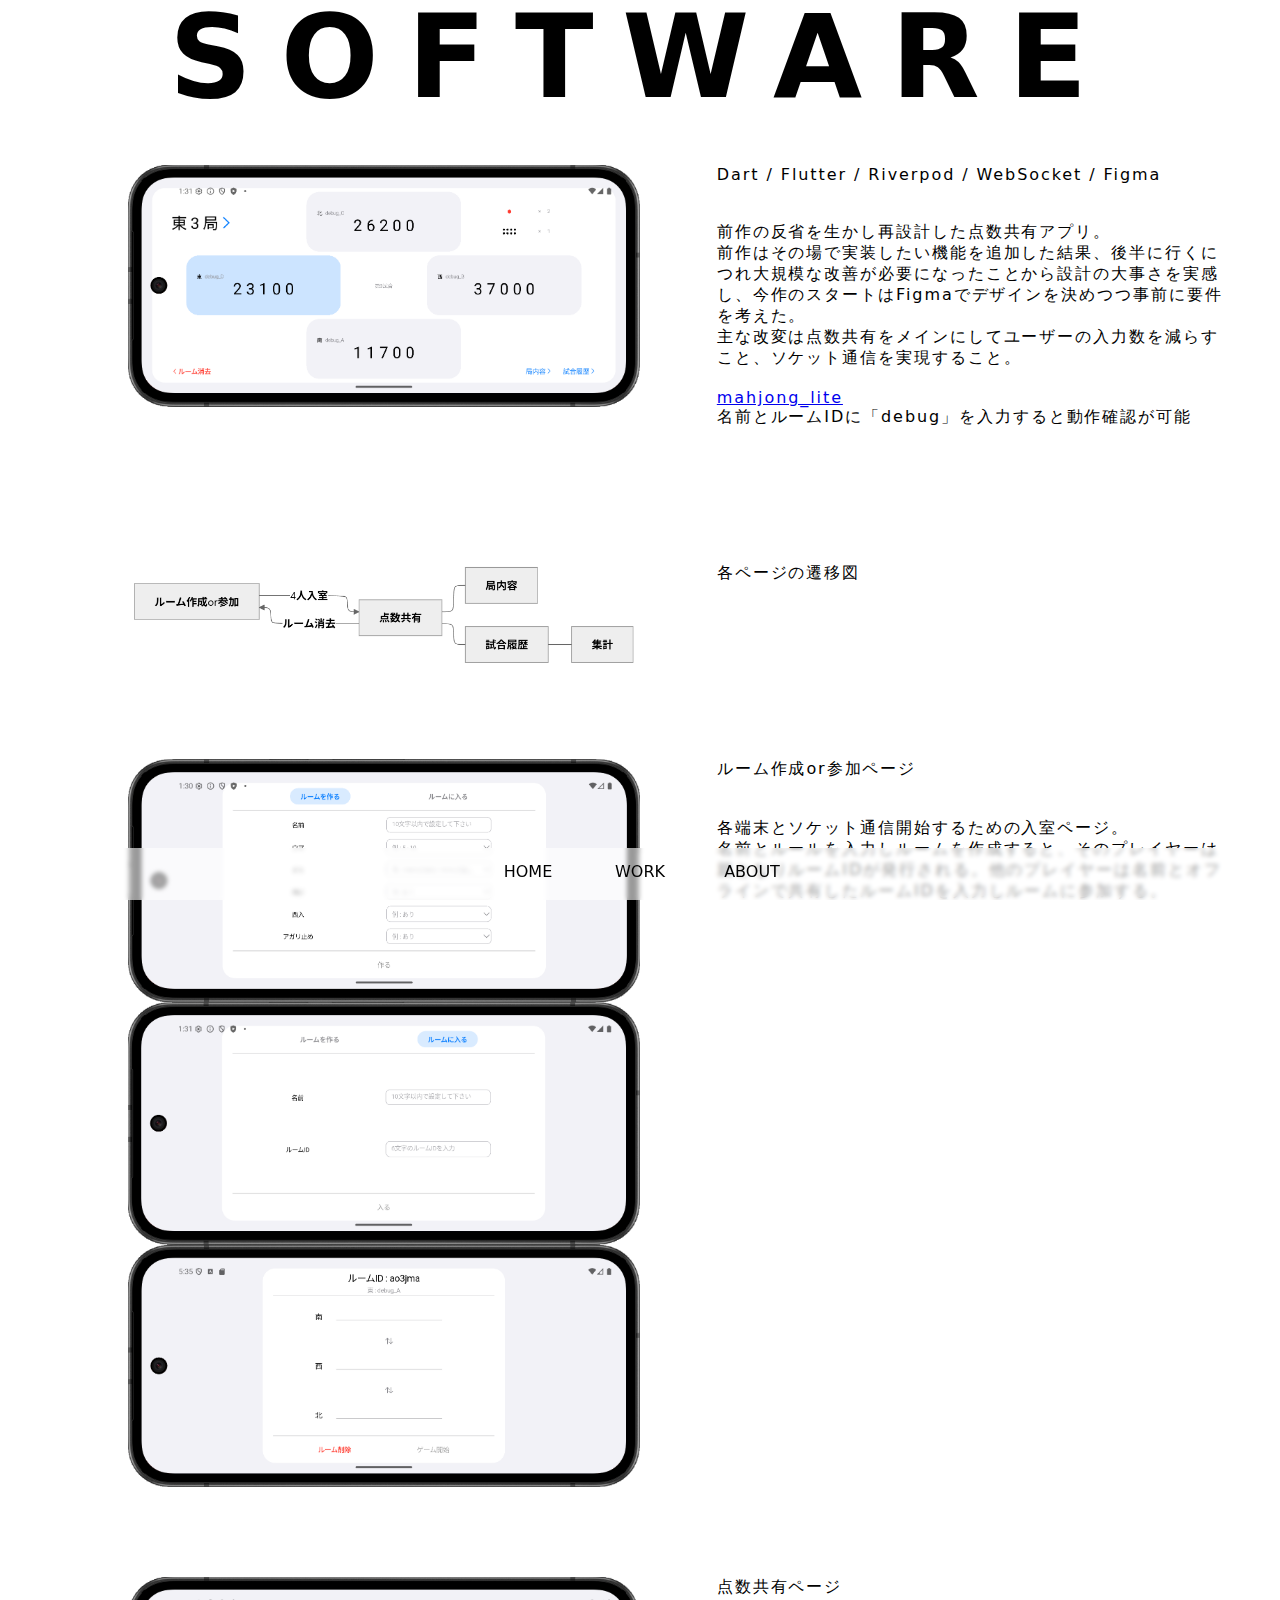
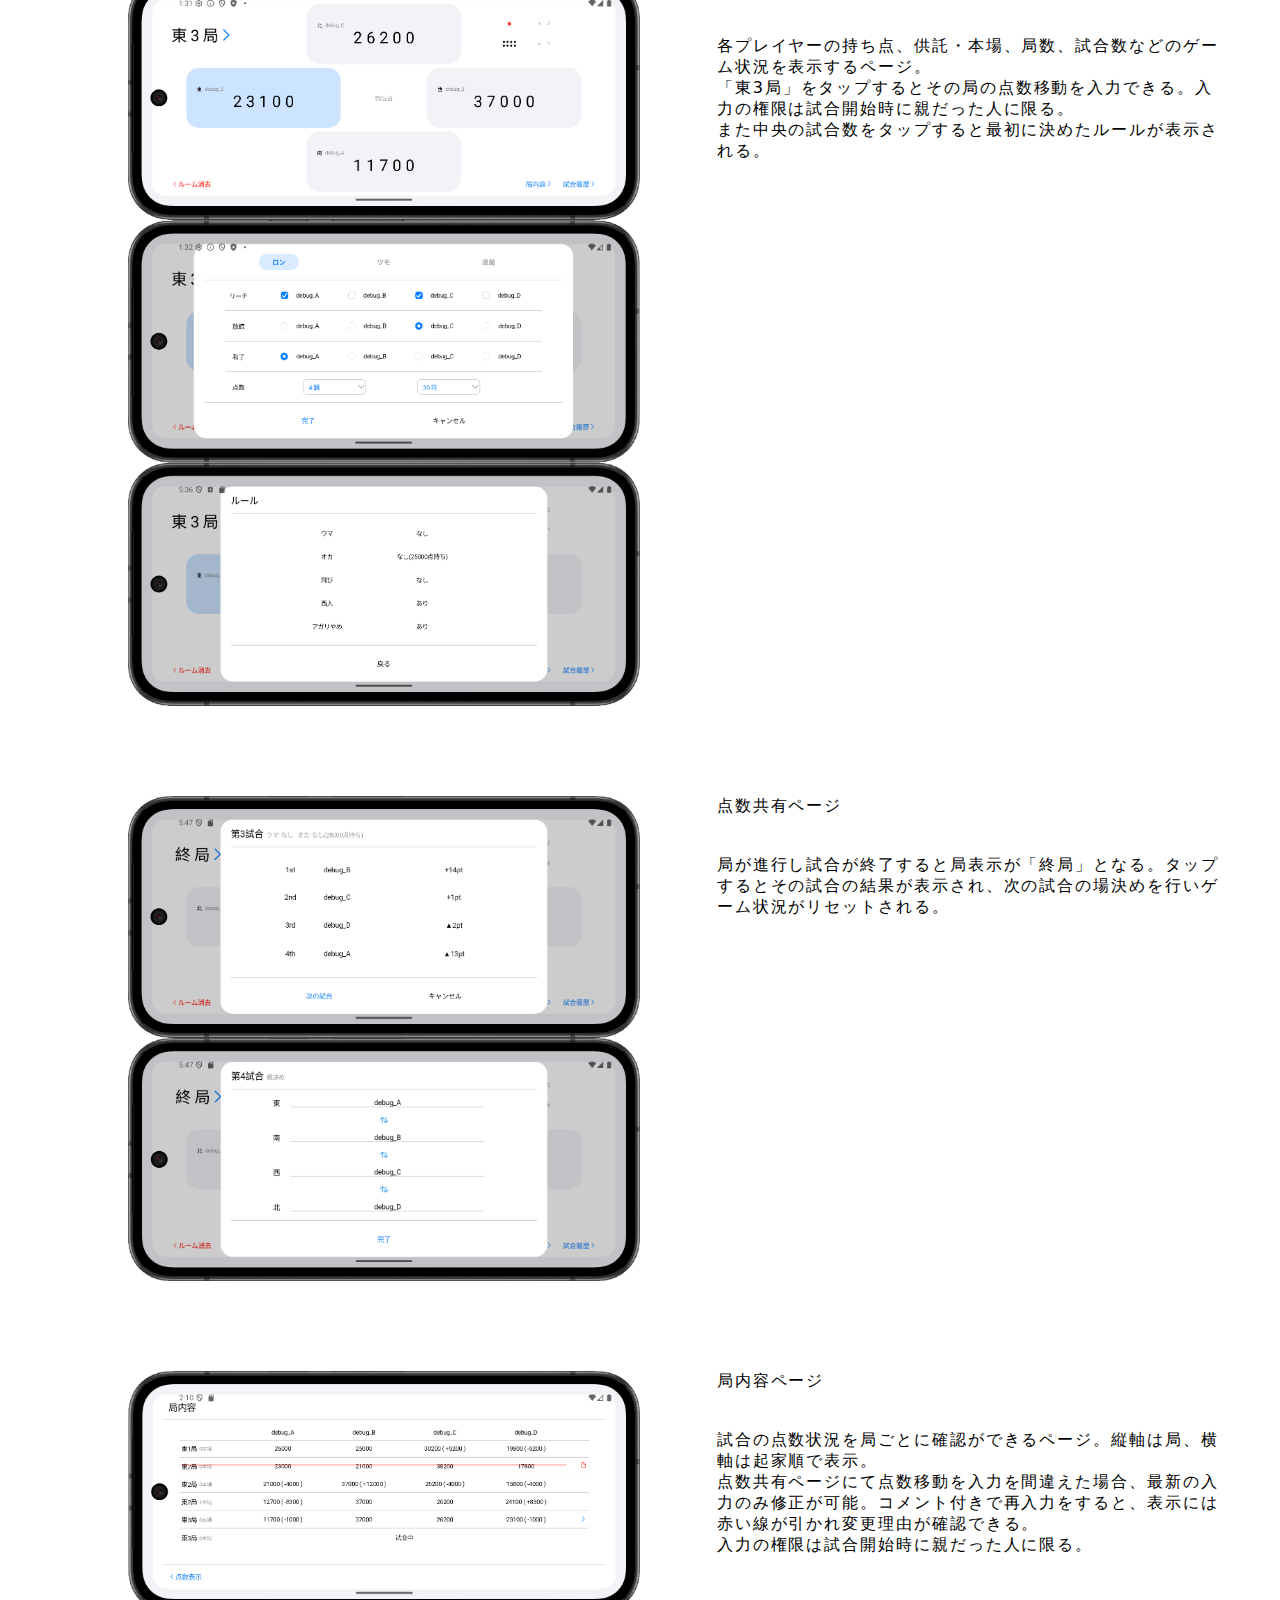
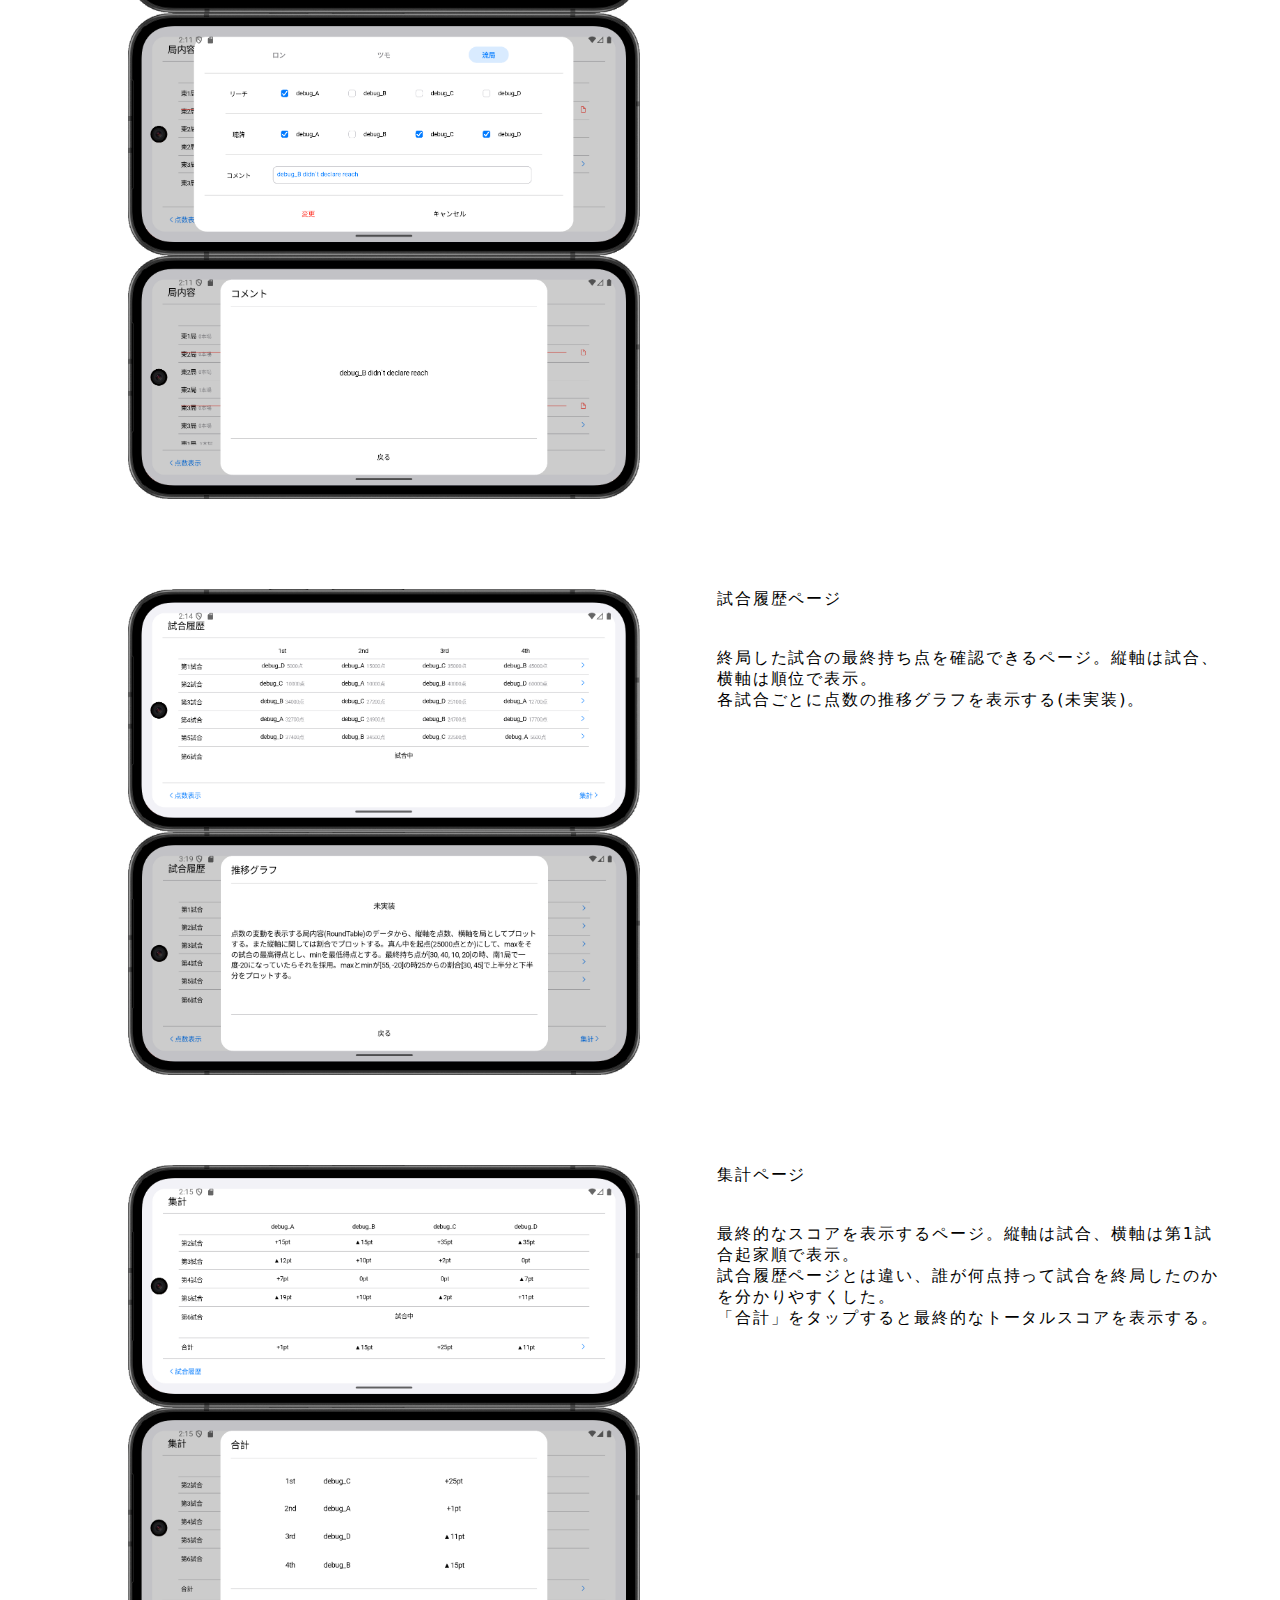
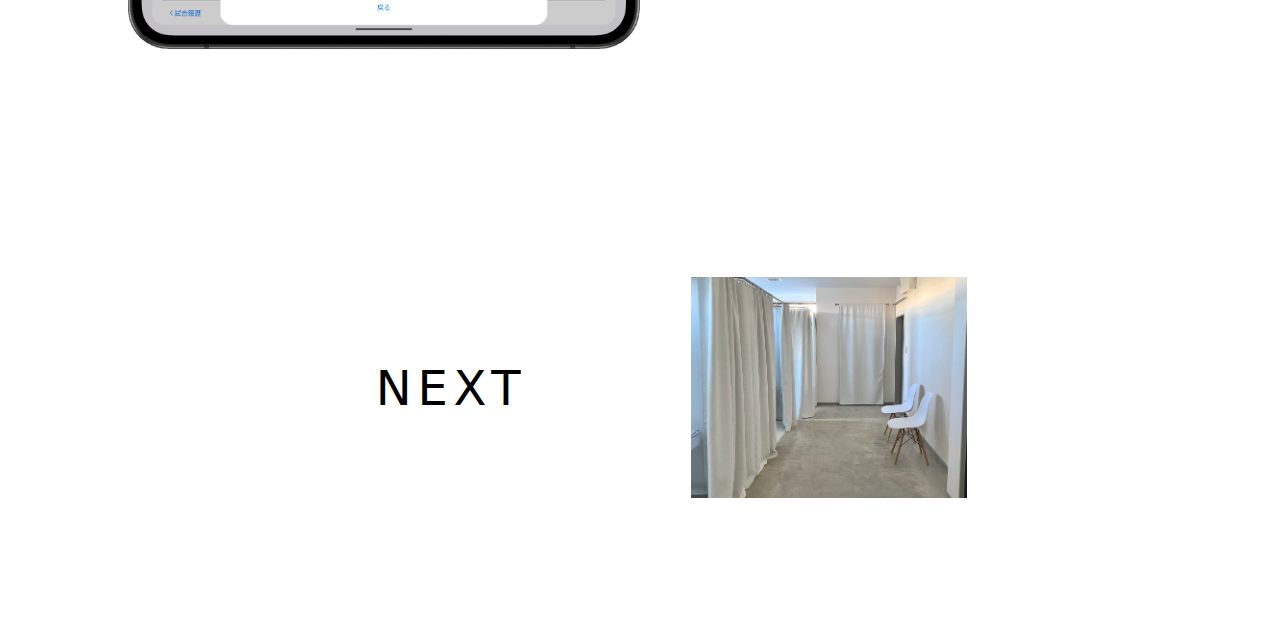
<file: work/software_4.html>
<!doctype html>
<html lang="ja">
<head>
  <meta charset="utf-8" />
  <meta name="viewport" content="width=device-width,initial-scale=1" />
  <title>SOFTWARE</title>
  <link rel="stylesheet" href="../assets/css/base.css">
  <link rel="stylesheet" href="../assets/css/components.css">
  <link rel="stylesheet" href="../assets/css/pages/card.css">
</head>

<body class="page-card">

  <!-- DESKTOP -->
  <header class="site-header card-header">
    <h1 class="site-title card-title">SOFTWARE</h1>
  </header>

  <main class="card-main">

    <!-- MOBILE -->
    <section class="card-hero card-hero--left">
      <div class="card-hero__title-wrap">
        <span class="card-hero__title">SOFTWARE</span>
      </div>

      <!-- MOBILE -->
      <div class="card-hero__media">
        <img
          src="../assets/images/software_4/hero.png"
          alt="mahjong_lite"
          loading="lazy"
        />
      </div>
    </section>

    <section class="card-flow">

      <!-- DESKTOP -->
      <figure class="card-photo card-photo--hero">
        <div class="card-media card-media--hero">
          <img
            src="../assets/images/software_4/hero.png"
            alt="mahjong_lite"
            loading="lazy"
          />
        </div>
      </figure>

      <div class="card-text">
        <p class="body-text">
          Dart / Flutter / Riverpod / WebSocket / Figma<br><br><br>
          前作の反省を生かし再設計した点数共有アプリ。<br>
          前作はその場で実装したい機能を追加した結果、後半に行くにつれ大規模な改善が必要になったことから設計の大事さを実感し、今作のスタートはFigmaでデザインを決めつつ事前に要件を考えた。<br>
          主な改変は点数共有をメインにしてユーザーの入力数を減らすこと、ソケット通信を実現すること。<br><br>
          
          <a
            class="body-text"
            href="https://kanata-kikuchi.github.io/mahjong_lite"
            target="_blank"
            rel="noopener noreferrer"
          >
            mahjong_lite
          </a>

          <br>名前とルームIDに「debug」を入力すると動作確認が可能
        </p>
      </div>

      <figure class="card-photo">
        <div class="card-media">
          <img
            src="../assets/images/software_4/md.png"
            alt="mahjong_lite"
            loading="lazy"
          />
        </div>
      </figure>

      <div class="card-text">
        <p class="body-text">
          各ページの遷移図
        </p>
      </div>

      <figure class="card-photo">
        <div class="card-media">
          <img
            src="../assets/images/software_4/room_create.png"
            alt="mahjong_lite"
            loading="lazy"
          />
          <img
            src="../assets/images/software_4/room_join.png"
            alt="mahjong_lite"
            loading="lazy"
          />
          <img
            src="../assets/images/software_4/nyusitu.png"
            alt="mahjong_lite"
            loading="lazy"
          />
        </div>
      </figure>

      <div class="card-text">
        <p class="body-text">
          ルーム作成or参加ページ<br><br><br>各端末とソケット通信開始するための入室ページ。<br>名前とルールを入力しルームを作成すると、そのプレイヤーは親となりルームIDが発行される。他のプレイヤーは名前とオフラインで共有したルームIDを入力しルームに参加する。
        </p>
      </div>

      <figure class="card-photo">
        <div class="card-media">
          <img
            src="../assets/images/software_4/hero.png"
            alt="mahjong_lite"
            loading="lazy"
          />
          <img
            src="../assets/images/software_4/input_round.png"
            alt="mahjong_lite"
            loading="lazy"
          />
          <img
            src="../assets/images/software_4/rule.png"
            alt="mahjong_lite"
            loading="lazy"
          />
        </div>
      </figure>

      <div class="card-text">
        <p class="body-text">
          点数共有ページ<br><br><br>各プレイヤーの持ち点、供託・本場、局数、試合数などのゲーム状況を表示するページ。<br>「東3局」をタップするとその局の点数移動を入力できる。入力の権限は試合開始時に親だった人に限る。<br>また中央の試合数をタップすると最初に決めたルールが表示される。
        </p>
      </div>

      <figure class="card-photo">
        <div class="card-media">
          <img
            src="../assets/images/software_4/syukyoku.png"
            alt="mahjong_lite"
            loading="lazy"
          />
          <img
            src="../assets/images/software_4/oyagime.png"
            alt="mahjong_lite"
            loading="lazy"
          />
        </div>
      </figure>

      <div class="card-text">
        <p class="body-text">
          点数共有ページ<br><br><br>局が進行し試合が終了すると局表示が「終局」となる。タップするとその試合の結果が表示され、次の試合の場決めを行いゲーム状況がリセットされる。
        </p>
      </div>

      <figure class="card-photo">
        <div class="card-media">
          <img
            src="../assets/images/software_4/round_table.png"
            alt="mahjong_lite"
            loading="lazy"
          />
          <img
            src="../assets/images/software_4/input_revise.png"
            alt="mahjong_lite"
            loading="lazy"
          />
          <img
            src="../assets/images/software_4/popup_comment.png"
            alt="mahjong_lite"
            loading="lazy"
          />
        </div>
      </figure>

      <div class="card-text">
        <p class="body-text">
          局内容ページ<br><br><br>試合の点数状況を局ごとに確認ができるページ。縦軸は局、横軸は起家順で表示。<br>点数共有ページにて点数移動を入力を間違えた場合、最新の入力のみ修正が可能。コメント付きで再入力をすると、表示には赤い線が引かれ変更理由が確認できる。<br>入力の権限は試合開始時に親だった人に限る。
        </p>
      </div>

      <figure class="card-photo">
        <div class="card-media">
          <img
            src="../assets/images/software_4/game_table.png"
            alt="mahjong_lite"
            loading="lazy"
          />
          <img
            src="../assets/images/software_4/plot_game.png"
            alt="mahjong_lite"
            loading="lazy"
          />
        </div>
      </figure>

      <div class="card-text">
        <p class="body-text">
          試合履歴ページ<br><br><br>終局した試合の最終持ち点を確認できるページ。縦軸は試合、横軸は順位で表示。<br>各試合ごとに点数の推移グラフを表示する(未実装)。
        </p>
      </div>

      <figure class="card-photo">
        <div class="card-media">
          <img
            src="../assets/images/software_4/total_table.png"
            alt="mahjong_lite"
            loading="lazy"
          />
          <img
            src="../assets/images/software_4/popup_total.png"
            alt="mahjong_lite"
            loading="lazy"
          />
        </div>
      </figure>

      <div class="card-text">
        <p class="body-text">
          集計ページ<br><br><br>最終的なスコアを表示するページ。縦軸は試合、横軸は第1試合起家順で表示。<br>試合履歴ページとは違い、誰が何点持って試合を終局したのかを分かりやすくした。<br>「合計」をタップすると最終的なトータルスコアを表示する。
        </p>
      </div>

    </section>

    <!-- NEXT -->
    <section class="card-next">
      <a class="card-next__link" href="clientwork_1.html">
        <div class="card-next__label">NEXT</div>
        <div class="card-next__thumb">
          <img
            src="../assets/images/clientwork_1/hero.jpg"
            alt="omiya"
            loading="lazy"
          />
        </div>
      </a>
    </section>

  </main>

  <!-- FOOTER -->
  <footer class="site-footer card-footer">
    <nav class="footer-nav">
      <a class="footer-link" href="../index.html">HOME</a>
      <a class="footer-link" href="../work.html">WORK</a>
      <a class="footer-link" href="../about.html">ABOUT</a>
    </nav>
  </footer>

</body>
</html>
</file>
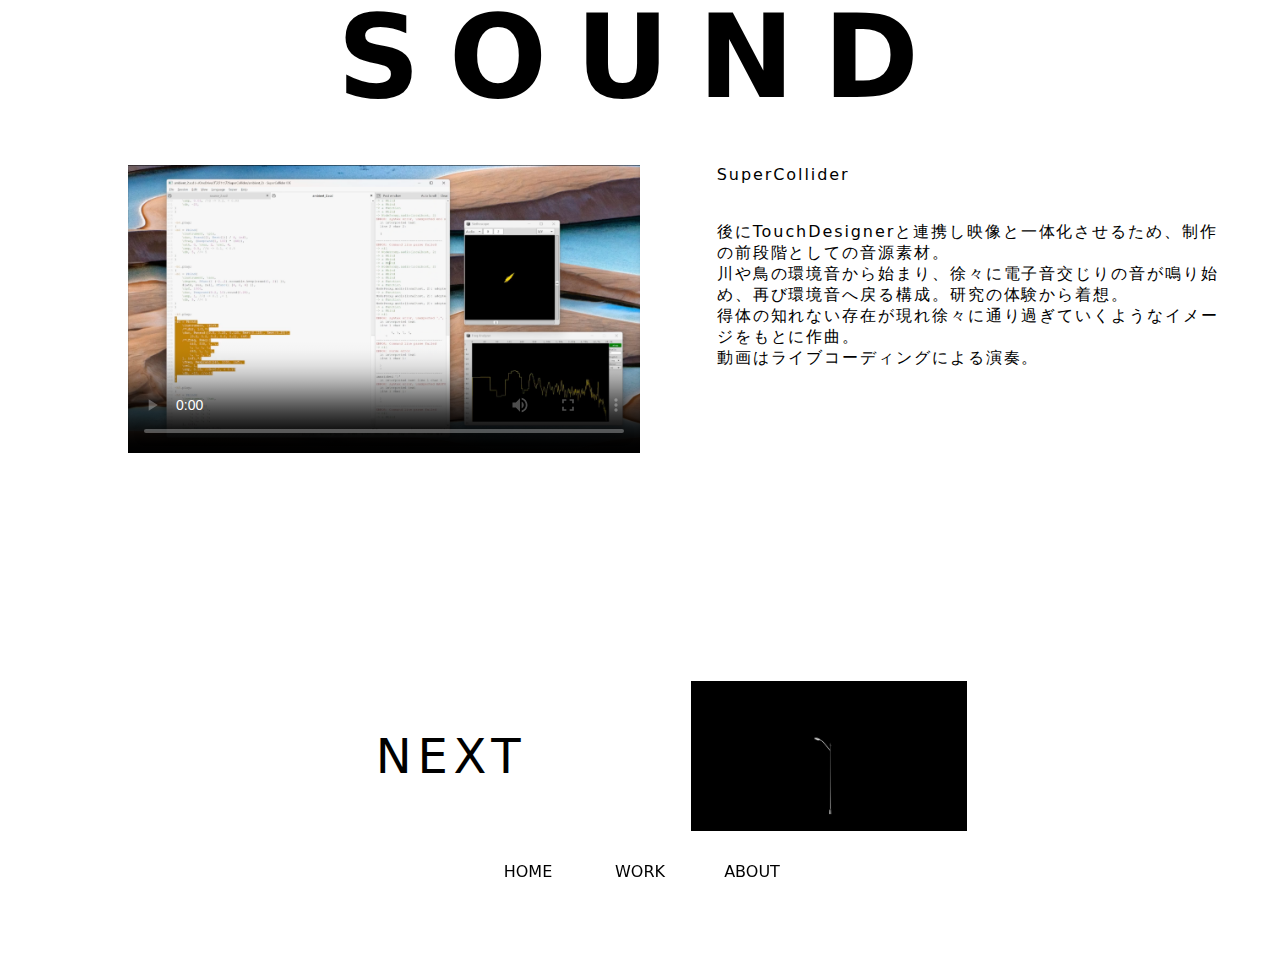
<file: work/sound_1.html>
<!doctype html>
<html lang="ja">
<head>
  <meta charset="utf-8" />
  <meta name="viewport" content="width=device-width,initial-scale=1" />
  <title>SOUND</title>
  <link rel="stylesheet" href="../assets/css/base.css">
  <link rel="stylesheet" href="../assets/css/components.css">
  <link rel="stylesheet" href="../assets/css/pages/card.css">
</head>

<body class="page-card">

  <!-- DESKTOP -->
  <header class="site-header card-header">
    <h1 class="site-title card-title">SOUND</h1>
  </header>

  <main class="card-main">

    <!-- MOBILE -->
    <section class="card-hero card-hero--right">
      <div class="card-hero__title-wrap">
        <span class="card-hero__title">SOUND</span>
      </div>

      <!-- MOBILE -->
      <div class="card-hero__media">
        <video
          src="../assets/images/sound_1/ambient.mp4"
          loop
          playsinline
          controls
          preload="metadata"
          poster="../assets/images/sound_1/hero.png"
        ></video>
      </div>
    </section>

    <section class="card-flow">

      <!-- DESKTOP -->
      <figure class="card-photo card-photo--hero">
        <div class="card-media card-media--hero">
          <video
            src="../assets/images/sound_1/ambient.mp4"
            loop
            playsinline
            controls
            preload="metadata"
            poster="../assets/images/sound_1/hero.png"
          ></video>
        </div>
      </figure>

      <div class="card-text">
        <p class="body-text">
          SuperCollider<br><br><br>後にTouchDesignerと連携し映像と一体化させるため、制作の前段階としての音源素材。<br>川や鳥の環境音から始まり、徐々に電子音交じりの音が鳴り始め、再び環境音へ戻る構成。研究の体験から着想。<br>得体の知れない存在が現れ徐々に通り過ぎていくようなイメージをもとに作曲。<br>動画はライブコーディングによる演奏。
        </p>
      </div>

    </section>

    <!-- NEXT -->
    <section class="card-next">
      <a class="card-next__link" href="tools_1.html">
        <div class="card-next__label">NEXT</div>
        <div class="card-next__thumb">
          <img
            src="../assets/images/tools_1/poster.png"
            alt="mahjomg_lite"
            loading="lazy"
          />
        </div>
      </a>
    </section>

  </main>

  <!-- FOOTER -->
  <footer class="site-footer card-footer">
    <nav class="footer-nav">
      <a class="footer-link" href="../index.html">HOME</a>
      <a class="footer-link" href="../work.html">WORK</a>
      <a class="footer-link" href="../about.html">ABOUT</a>
    </nav>
  </footer>

</body>
</html>
</file>
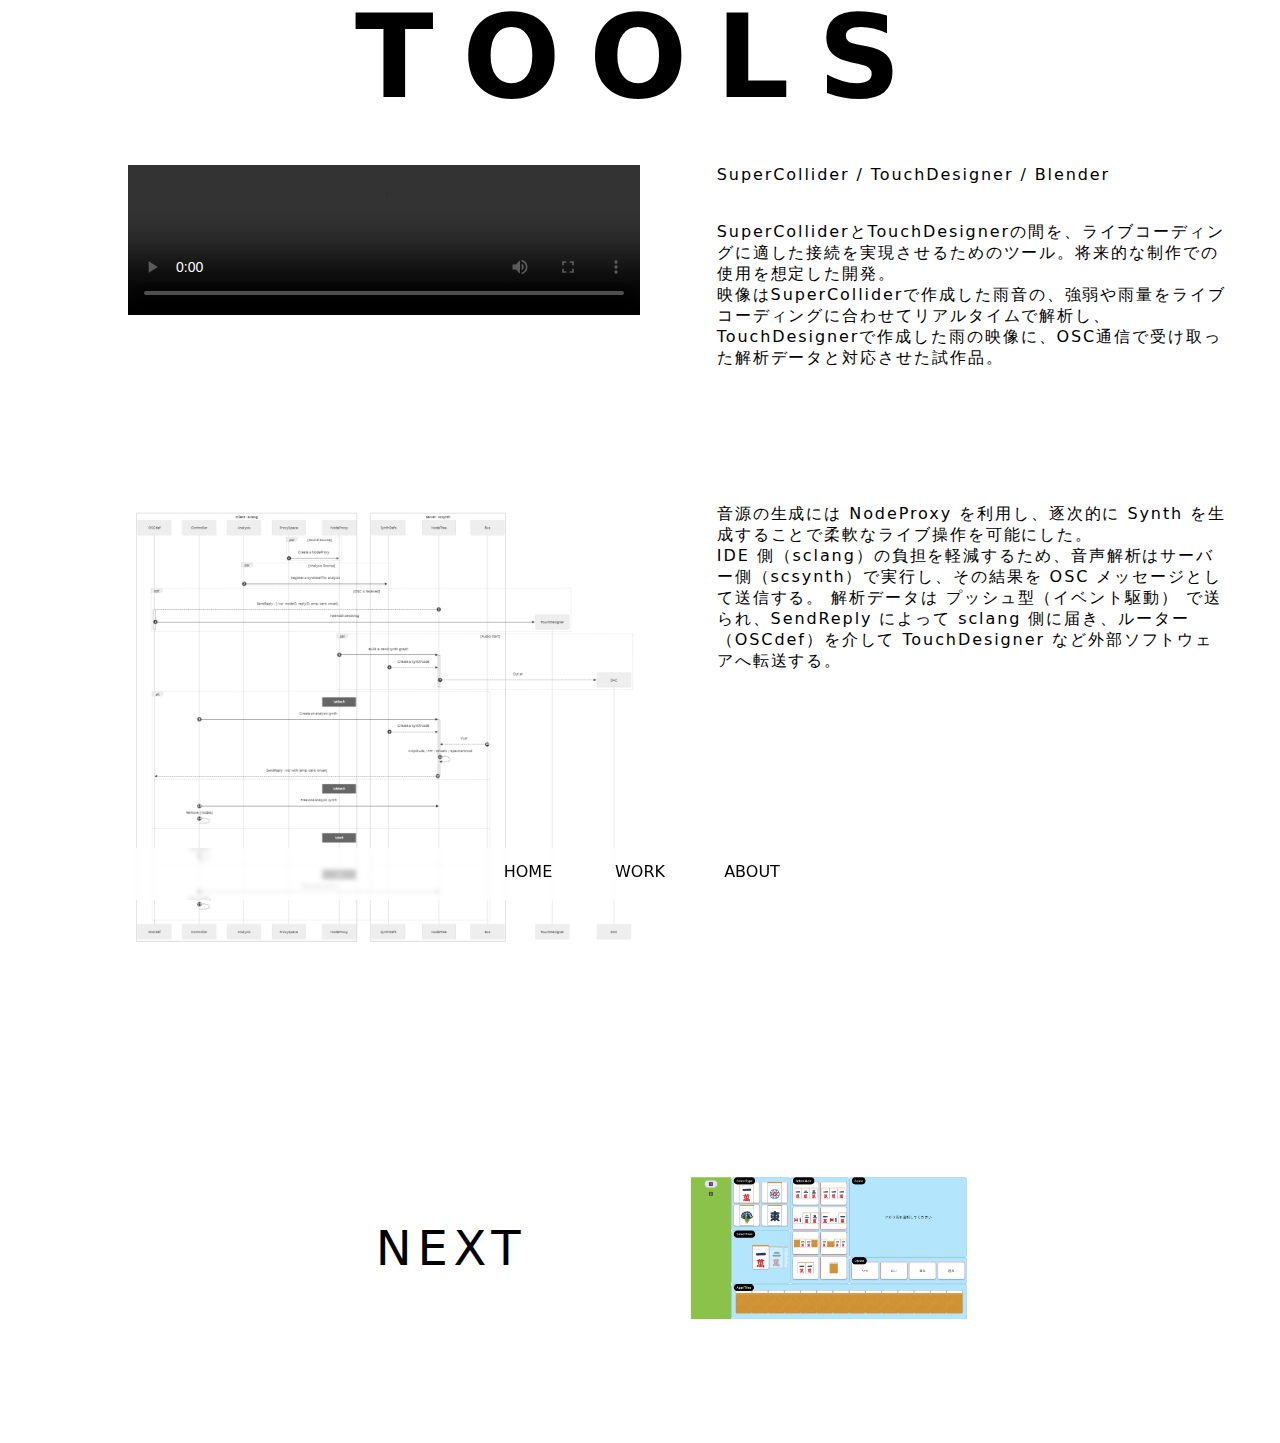
<file: work/tools_1.html>
<!doctype html>
<html lang="ja">
<head>
  <meta charset="utf-8" />
  <meta name="viewport" content="width=device-width,initial-scale=1" />
  <title>TOOLS</title>
  <link rel="stylesheet" href="../assets/css/base.css">
  <link rel="stylesheet" href="../assets/css/components.css">
  <link rel="stylesheet" href="../assets/css/pages/card.css">
</head>

<body class="page-card">

  <!-- DESKTOP -->
  <header class="site-header card-header">
    <h1 class="site-title card-title">TOOLS</h1>
  </header>

  <main class="card-main">

    <!-- MOBILE -->
    <section class="card-hero card-hero--left">
      <div class="card-hero__title-wrap">
        <span class="card-hero__title">TOOLS</span>
      </div>

      <!-- MOBILE -->
      <div class="card-hero__media">
        <video
          src="../assets/images/tools_1/ame.mp4"
          loop
          playsinline
          controls
          preload="metadata"
          poster="../assets/images/tools_1/poster.png"
        ></video>
      </div>
    </section>

    <section class="card-flow">

      <!-- DESKTOP -->
      <figure class="card-photo card-photo--hero">
        <div class="card-media card-media--hero">
          <video
            src="../assets/images/tools_1/ame.mp4"
            loop
            playsinline
            controls
          ></video>
        </div>
      </figure>

      <div class="card-text">
        <p class="body-text">
          SuperCollider / TouchDesigner / Blender<br><br><br>SuperColliderとTouchDesignerの間を、ライブコーディングに適した接続を実現させるためのツール。将来的な制作での使用を想定した開発。<br>映像はSuperColliderで作成した雨音の、強弱や雨量をライブコーディングに合わせてリアルタイムで解析し、TouchDesignerで作成した雨の映像に、OSC通信で受け取った解析データと対応させた試作品。
        </p>
      </div>

      <figure class="card-photo">
        <div class="card-media">
          <img
            src="../assets/images/tools_1/md.png"
            alt="ame"
            loading="lazy"
          />
        </div>
      </figure>

      <div class="card-text">
        <p class="body-text">
          音源の生成には NodeProxy を利用し、逐次的に Synth を生成することで柔軟なライブ操作を可能にした。<br>IDE 側（sclang）の負担を軽減するため、音声解析はサーバー側（scsynth）で実行し、その結果を OSC メッセージとして送信する。 解析データは プッシュ型（イベント駆動） で送られ、SendReply によって sclang 側に届き、ルーター（OSCdef）を介して TouchDesigner など外部ソフトウェアへ転送する。
        </p>
      </div>

    </section>

    <!-- NEXT -->
    <section class="card-next">
      <a class="card-next__link" href="software_3.html">
        <div class="card-next__label">NEXT</div>
        <div class="card-next__thumb">
          <img
            src="../assets/images/software_3/hero.png"
            alt="mahjomg"
            loading="lazy"
          />
        </div>
      </a>
    </section>

  </main>

  <!-- FOOTER -->
  <footer class="site-footer card-footer">
    <nav class="footer-nav">
      <a class="footer-link" href="../index.html">HOME</a>
      <a class="footer-link" href="../work.html">WORK</a>
      <a class="footer-link" href="../about.html">ABOUT</a>
    </nav>
  </footer>

</body>
</html>
</file>
<file: assets/css/base.css>
*, *::before, *::after {
  box-sizing: border-box;
}

html, body {
  margin: 0;
  padding: 0;
}

h1, h2, h3, h4, h5, h6 {
  margin: 0;
  padding: 0;
}

body {
  font-family: system-ui, sans-serif;
  background-color: #fff;
  color: #000;
}

:root {
  --page-pad-x: clamp(10px, 3vw, 1000px);
  --content-pad-x: clamp(60px, 10vw, 1000px);
  --text-pad-x: clamp(10px, 10vw, 100px);

  --title-size: 9vw;
  --title-size-card: 15vw;

  --footer-bar-h: calc(12px + 40px + env(safe-area-inset-bottom));

  --footer-box-w: 112px;
  --footer-box-h: 32px;

  --photo-mar-top: 9vw;
  --photo-mar-left: 12vw;
  --photo-mar-bottom: 32vw;

  --safe-top: env(safe-area-inset-top);
  --safe-bottom: env(safe-area-inset-bottom);

  --bg-shift-x: 0px;
  --bg-shift-y: 0px;
}
</file>
<file: assets/css/components.css>
.site-header {
  position: fixed;
  top: 0;
  left: 0;
  width: 100vw;

  display: flex;
  justify-content: center;
  align-items: flex-start;

  padding-top: var(--safe-top);
  margin: 0;
  overflow: hidden;
  z-index: 1000;
}

.site-header-about {
  position: fixed;
  top: 0;
  left: 0;
  width: 100vw;

  display: flex;
  justify-content: center;
  align-items: flex-start;

  padding-top: var(--safe-top);
  margin: 0;
  overflow: hidden;
  z-index: 1000;

  background: #fff;
}

.site-header__work {
  position: fixed;
  top: 0;
  left: 0;
  width: 100vw;

  display: flex;
  justify-content: flex-start;
  align-items: flex-start;

  padding-top: var(--safe-top);

  margin: 0;

  overflow: hidden;
  z-index: 1000;

  background: #fff;
}

.site-title {
  margin: 0;

  padding-left: 5px;
  padding-right: 0px;
  padding-bottom: 5px;

  display: block;
  white-space: nowrap;

  font-size: var(--title-size); /* 9vw */
  line-height: 1;
  letter-spacing: 0.25em;
}

.site-title__work {
  margin: 0;

  padding-left: 10px;
  padding-right: 0px;
  padding-bottom: 5px;

  display: block;
  white-space: nowrap;

  font-size: var(--title-size); /* 9vw */
  line-height: 1;
  letter-spacing: 0.25em;
}


/* -------------------------
  共通本文
------------------------- */

.body-text {
  font-size: 13px;
  letter-spacing: 0.12em;
}


/* -------------------------
  HOME：LATESTWORK
------------------------- */

.latest-title {
  margin: 0 0 12px 0;
  font-size: 14px;
  letter-spacing: 0.15em;
}


/* -------------------------
  WORK：CARD
------------------------- */

.work-card {
  width: 45vw;
}

.work-card__media {
  position: absolute;
  inset: 0;
  z-index: 0;
  pointer-events: none;
}

.work-card__media img {
  width: 100%;
  height: 100%;
  object-fit: cover;
  display: block;
}

.work-card__media video {
  width: 100%;
  height: auto;
  display: block;
}

.work-card__link {
  position: relative;
  display: flex;
  border: 1.5px solid #000;
  background: rgba(255, 255, 255, 0.65);
  text-decoration: none;
  color: inherit;
  min-height: unset;
  align-items: stretch;
  overflow: hidden;
}

.work-card__label {
  width: max-content;
  display: flex;
  align-items: center;
  justify-content: center;

  background: rgba(255, 255, 255, 0.6);
  backdrop-filter: blur(3px);
  -webkit-backdrop-filter: blur(3px);

  padding: 0 0.3em 0.4em 0.25em;
  height: 100%;
  z-index: 1;
}

.work-card__label-text {
  font-size: clamp(16px, 4vw, 80px);
  font-weight: 500;
  letter-spacing: 0.35em;
  margin-inline-end: -0.35em;
  writing-mode: vertical-rl;
  text-orientation: mixed;

  transform: rotate(180deg);
  line-height: 1;
  padding: 0;
  margin: 0;
  white-space: nowrap;
}

.work-card--label-right .work-card__link {
  justify-content: flex-end;
}

.work-card--label-right .work-card__label {
  padding: 0 0.3em 0.4em 0.25em;
  transform: rotate(180deg);
}


/* -------------------------
  FOOTER
------------------------- */

.site-footer {
  position: fixed;
  left: 0;
  right: 0;
  bottom: 0;
  height: var(--footer-bar-h);

  z-index: 1000;
  background: transparent;
  pointer-events: none;
}

.site-footer::before {
  content: "";
  position: absolute;

  top: 0;
  left: 0;
  right: 0;
  bottom: 0;

  z-index: 0;
  background: rgba(255, 255, 255, 0.6);
  backdrop-filter: blur(2px);
  -webkit-backdrop-filter: blur(2px);
  pointer-events: none;
}

.site-footer::before {
  right: 16px; /* カーソルバー分 */
}

.footer-nav {
  position: absolute;
  left: 50%;
  bottom: calc(12px + var(--safe-bottom));
  transform: translateX(-50%);

  display: flex;
  justify-content: center;
  align-items: center;
  pointer-events: auto;
  z-index: 1;
}

.footer-link {
  width: var(--footer-box-w);
  height: var(--footer-box-h);

  display: flex;
  align-items: center;
  justify-content: center;

  font-size: 16px;
  line-height: 1;

  text-decoration: none;
  color: #000;
  background: transparent;
}

.footer-link.is-active, .footer-link[aria-current="page"] {
  font-size: 32px;
  line-height: 1;
  transform: translateY(0);
}

.footer-link:focus-visible {
  outline: 2px solid currentColor;
  outline-offset: 4px;
}


@media (min-width: 768px) {
  
  .body-text {
    font-size: 16px;
    letter-spacing: 0.12em;
  }
}
</file>
<file: assets/css/pages/card.css>
.page-card {
  min-height: 100vh;
}

/* 固定footer分の逃げ */
.card-main {
  padding-bottom: calc(var(--footer-bar-h) + 24px);
}


/* -------------------------
  DESKTOP用ヘッダー
------------------------- */

.card-header {
  display: none;
}

/* -------------------------
  MOBILE用ヘッダー
------------------------- */

.card-hero {
  display: grid;
  align-items: stretch;
  column-gap: 16px;

  padding-top: calc(var(--safe-top) + 5vh);
  padding-bottom: 6vw;
}

.card-hero__title-wrap {
  display: flex;
  align-items: center;
  justify-content: center;
}

.card-hero__title {
  display: inline-block;
  white-space: nowrap;

  font-size: clamp(16px, 4vw, 48px);
  font-weight: 700;
  letter-spacing: 0.35em;
  line-height: 1;

  writing-mode: vertical-rl;
  text-orientation: mixed;
}

/* -------------------------
  写真
------------------------- */
.card-hero__media {
  width: 100%;
  overflow: hidden;
}

.card-hero__media img {
  width: 100%;
  height: auto;
  object-fit: contain;
  object-position: center;
  display: block;
}

.card-hero__media video {
  width: 100%;
  height: auto;
  display: block;
}



/* -------------------------
  LEFT版
  左：タイトル
  右：写真
  回転：90
------------------------- */

.card-hero--left {
  grid-template-columns: 60px 1fr;
  grid-template-rows: 1fr;
}

.card-hero--left .card-hero__title-wrap {
  grid-column: 1;
  grid-row: 1;
}

.card-hero--left .card-hero__media {
  grid-column: 2;
  grid-row: 1;
}

.card-hero--left .card-hero__title {
  transform: rotate(180deg);
}


/* -------------------------
  RIGHT版
  左：写真
  右：タイトル
  回転：270
------------------------- */

.card-hero--right {
  grid-template-columns: 1fr 60px;
  grid-template-rows: 1fr;
}

.card-hero--right .card-hero__media {
  grid-column: 1;
  grid-row: 1;
}

.card-hero--right .card-hero__title-wrap {
  grid-column: 2;
  grid-row: 1;
}

.card-hero--right .card-hero__title {
  transform: rotate(0deg);
}


/* -------------------------
  本文
------------------------- */

.card-flow {
  display: flex;
  flex-direction: column;
  gap: 4vh; /*文字写真間*/

  padding-left: var(--content-pad-x);
  padding-right: var(--content-pad-x);
  padding-bottom: 5vh;
}

.card-text {
  margin: 0 0 5vh 0;
}

.card-text .body-text {
  margin: 0 0 0 0;
}
.card-text .body-text:last-child {
  margin-bottom: 0;
}

.card-photo {
  margin: 0;
}

.card-media img {
  width: 100%;
  height: auto;
  display: block;
}

.card-media video {
  width: 100%;
  height: auto;
  display: block;
}

/* -------------------------
  DESKTOP用
------------------------- */
.card-photo--hero {
  display: none;
}

/* -------------------------
   card-media 横並びバリエーション
------------------------- */

.card-media--row { /*能*/
  display: grid;
  grid-template-columns: 1fr 1fr;
}

.card-media--row img {
  flex: 1 1 0;
  max-width: 100%;
  height: auto;
  display: block;
}

/* -------------------------
   card-media 2x2バリエーション
------------------------- */

.card-media--grid { /*HIIT*/
  display: grid;
  grid-template-columns: 1fr 1fr;
  grid-template-rows: 1fr 1fr;
}

.card-media--grid img {
  width: 100%;
  height: 100%;
  object-fit: cover;
  display: block;
}

/* -------------------------
   card-media 3x1バリエーション
------------------------- */

.card-media--omiya { /*大宮*/
  display: grid;
  grid-template-columns: 1fr 1fr 1fr;
}

.card-media--grid img {
  flex: 1 1 0;
  max-width: 100%;
  height: auto;
  display: block;
}


/* -------------------------
  NEXT
------------------------- */

.card-next {
  padding-left: var(--content-pad-x);
  padding-right: var(--content-pad-x);
}

.card-next img {
  width: 100%;
  max-width: 400px;
  height: auto;
  display: block;
}

.card-next__link {
  display: flex;
  align-items: center;
  justify-content: center;
  gap: 16px;

  margin: 0 auto;
  width: fit-content;

  text-decoration: none;
  color: inherit;
}

.card-next__label {
  width: 100%;
  text-align: center;
  font-size: clamp(16px, 4vw, 48px);
  letter-spacing: 0.12em;
  line-height: 1;
}

.card-next__thumb {
  width: 100%;
}


/* -------------------------
  DESKTOP
------------------------- */

@media (min-width: 768px) {

  .card-header {
    display: flex;
  }

  .card-hero {
    display: none;
  }

  .page-card .site-header.card-header {
    position: static;
    top: auto;
    left: auto;
    width: auto;
    z-index: auto;
  }

  .card-flow {
    display: grid;
    grid-template-columns: 50% 50%;
    column-gap: 6vw;
    row-gap: 10vh;
    align-items: start;

    padding-top: 5vh;
    padding-bottom: 20vh;
  }

  .card-photo {
    grid-column: 1;
  }

  .card-text {
    grid-column: 2;
    max-width: 600px;
  }

  .card-photo--hero {
    display: block;
  }

  .card-next {
    padding-top: 48px;
    padding-bottom: 48px;
  }

  .card-next__link {
    gap: 8vw;
  }
}
</file>
